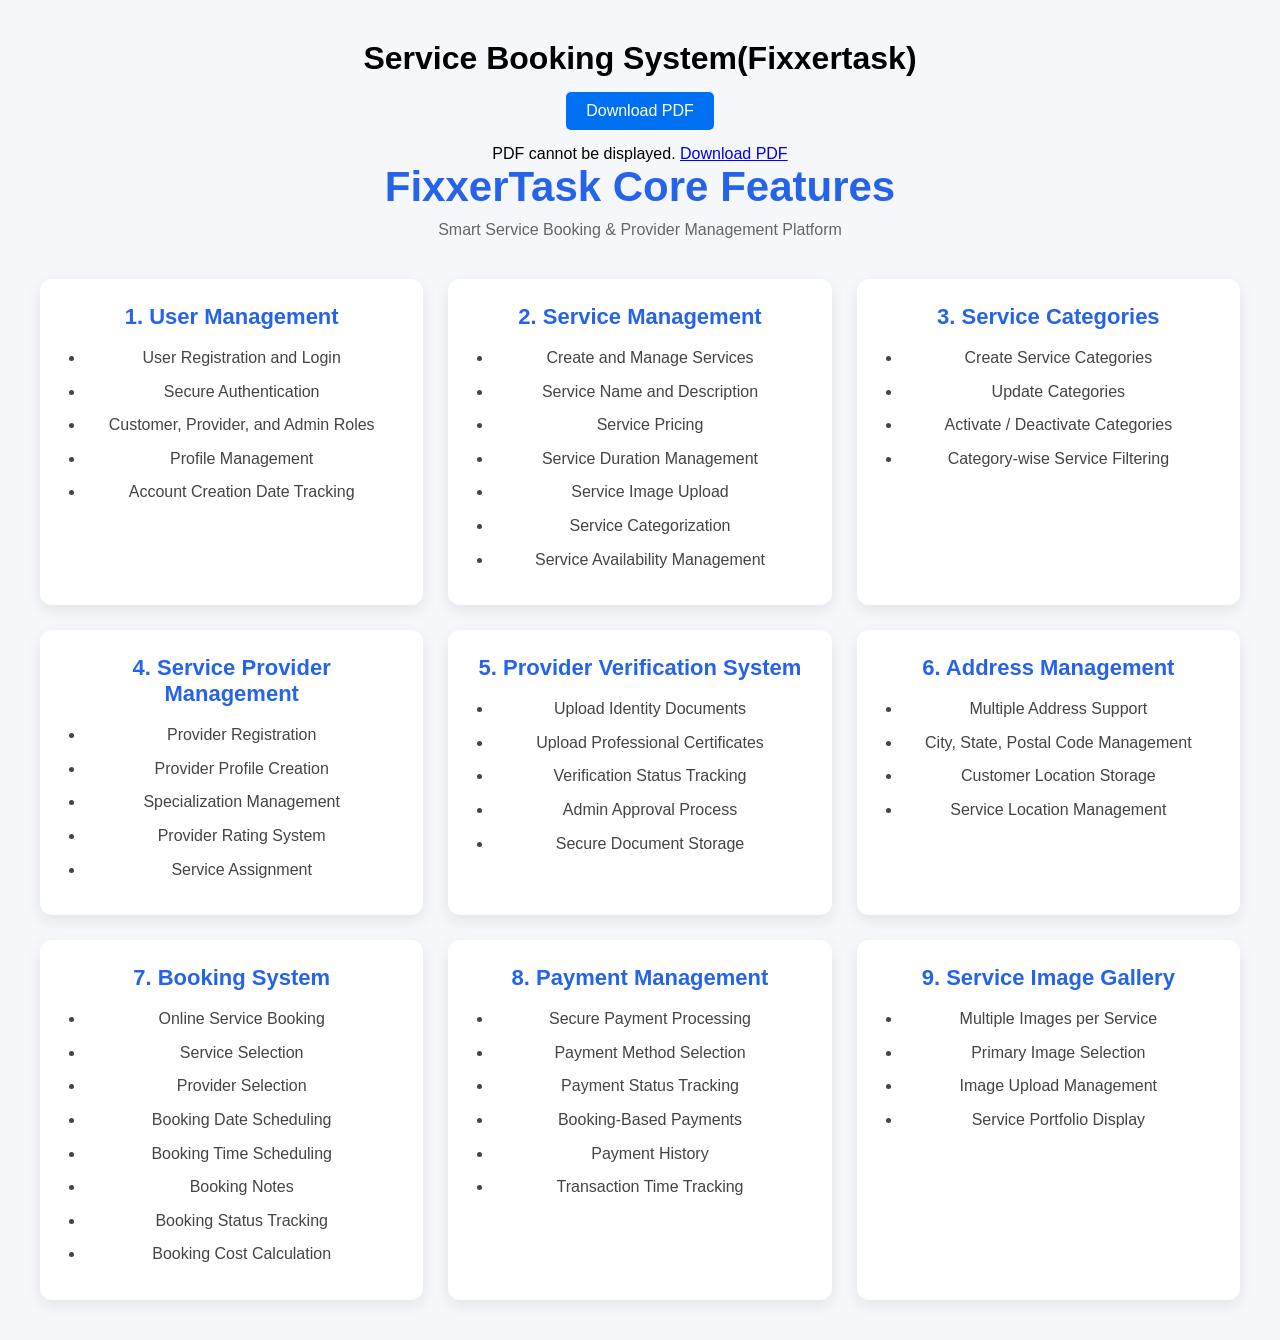
<file: index.html>
<!DOCTYPE html>
<html>
<head>
    <title>Fixxertask</title>
    <style>
        body{
            font-family: Arial, sans-serif;
            text-align:center;
             background:#f5f7fa;
        padding:40px;
        }
        iframe{
            width:100%;
            height:800px;
            border:none;
        }
        .btn{
            display:inline-block;
            padding:10px 20px;
            background:#0070f3;
            color:white;
            text-decoration:none;
            border-radius:5px;
            margin:15px;
        }
        *{
        margin:0;
        padding:0;
        box-sizing:border-box;
        font-family: Arial, sans-serif;
    }


    .container{
        max-width:1200px;
        margin:auto;
    }

    .title{
        text-align:center;
        margin-bottom:40px;
    }

    .title h1{
        color:#2563eb;
        font-size:42px;
    }

    .title p{
        color:#666;
        margin-top:10px;
    }

    .features{
        display:grid;
        grid-template-columns:repeat(auto-fit,minmax(350px,1fr));
        gap:25px;
    }

    .card{
        background:#fff;
        padding:25px;
        border-radius:12px;
        box-shadow:0 5px 15px rgba(0,0,0,0.08);
        transition:0.3s;
    }

    .card:hover{
        transform:translateY(-5px);
    }

    .card h2{
        color:#2563eb;
        margin-bottom:15px;
        font-size:22px;
    }

    .card ul{
        padding-left:20px;
    }

    .card li{
        margin-bottom:8px;
        color:#444;
        line-height:1.6;
    }
    </style>
</head>
<body> 

  
    <h1>Service Booking System(Fixxertask)</h1>

    <a class="btn" href="Fixxertask.pdf" download>
        Download PDF
    </a>

   <object
    data="FixxerTask.pdf"
    type="application/pdf"
    width="100%"
    height="800">
    <p>
        PDF cannot be displayed.
        <a href="FixxerTask.pdf">Download PDF</a>
    </p>
</object>

    <div class="title">
        <h1>FixxerTask Core Features</h1>
        <p>Smart Service Booking & Provider Management Platform</p>
    </div>

    <div class="features">

        <div class="card">
            <h2>1. User Management</h2>
            <ul>
                <li>User Registration and Login</li>
                <li>Secure Authentication</li>
                <li>Customer, Provider, and Admin Roles</li>
                <li>Profile Management</li>
                <li>Account Creation Date Tracking</li>
            </ul>
        </div>

        <div class="card">
            <h2>2. Service Management</h2>
            <ul>
                <li>Create and Manage Services</li>
                <li>Service Name and Description</li>
                <li>Service Pricing</li>
                <li>Service Duration Management</li>
                <li>Service Image Upload</li>
                <li>Service Categorization</li>
                <li>Service Availability Management</li>
            </ul>
        </div>

        <div class="card">
            <h2>3. Service Categories</h2>
            <ul>
                <li>Create Service Categories</li>
                <li>Update Categories</li>
                <li>Activate / Deactivate Categories</li>
                <li>Category-wise Service Filtering</li>
            </ul>
        </div>

        <div class="card">
            <h2>4. Service Provider Management</h2>
            <ul>
                <li>Provider Registration</li>
                <li>Provider Profile Creation</li>
                <li>Specialization Management</li>
                <li>Provider Rating System</li>
                <li>Service Assignment</li>
            </ul>
        </div>

        <div class="card">
            <h2>5. Provider Verification System</h2>
            <ul>
                <li>Upload Identity Documents</li>
                <li>Upload Professional Certificates</li>
                <li>Verification Status Tracking</li>
                <li>Admin Approval Process</li>
                <li>Secure Document Storage</li>
            </ul>
        </div>

        <div class="card">
            <h2>6. Address Management</h2>
            <ul>
                <li>Multiple Address Support</li>
                <li>City, State, Postal Code Management</li>
                <li>Customer Location Storage</li>
                <li>Service Location Management</li>
            </ul>
        </div>

        <div class="card">
            <h2>7. Booking System</h2>
            <ul>
                <li>Online Service Booking</li>
                <li>Service Selection</li>
                <li>Provider Selection</li>
                <li>Booking Date Scheduling</li>
                <li>Booking Time Scheduling</li>
                <li>Booking Notes</li>
                <li>Booking Status Tracking</li>
                <li>Booking Cost Calculation</li>
            </ul>
        </div>

        <div class="card">
            <h2>8. Payment Management</h2>
            <ul>
                <li>Secure Payment Processing</li>
                <li>Payment Method Selection</li>
                <li>Payment Status Tracking</li>
                <li>Booking-Based Payments</li>
                <li>Payment History</li>
                <li>Transaction Time Tracking</li>
            </ul>
        </div>

        <div class="card">
            <h2>9. Service Image Gallery</h2>
            <ul>
                <li>Multiple Images per Service</li>
                <li>Primary Image Selection</li>
                <li>Image Upload Management</li>
                <li>Service Portfolio Display</li>
            </ul>
        </div>

    </div>

</div>

</body>
</html>
</file>
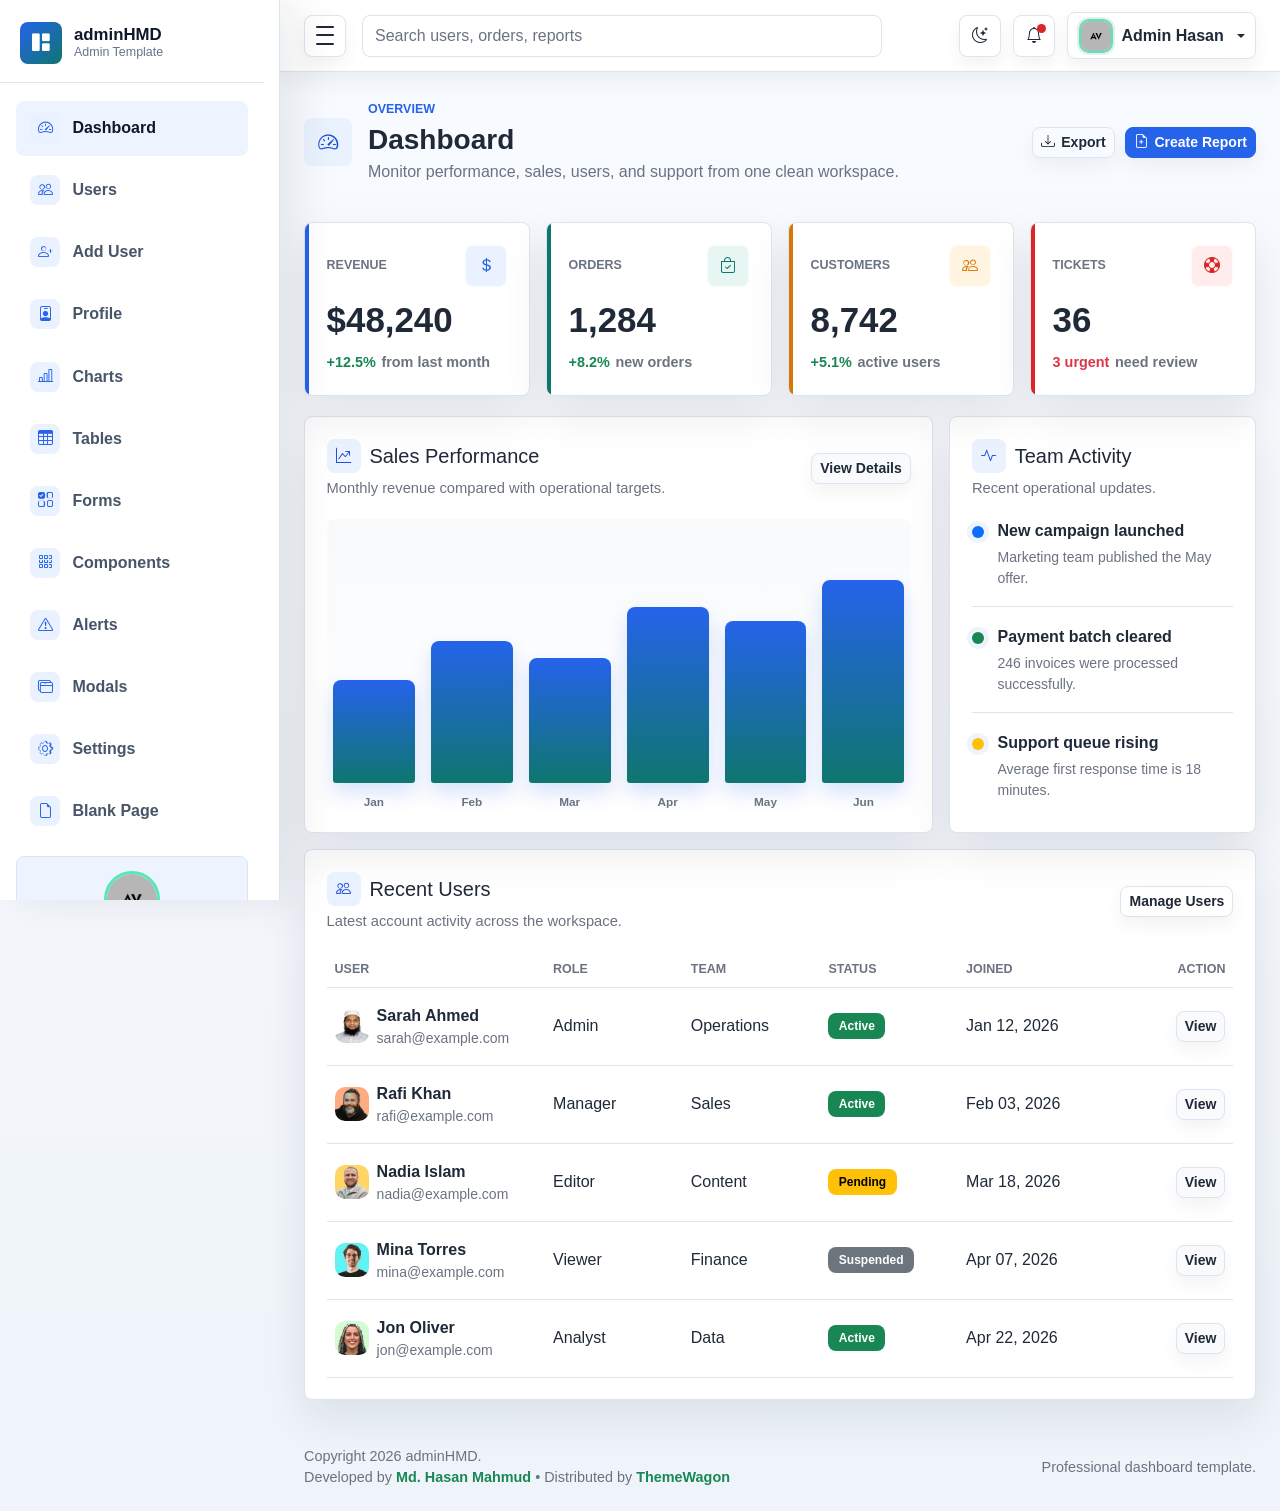
<file: adminhmd-1.0.0/html/index.html>
<!DOCTYPE html>
<html lang="en">
<head>
  <meta charset="UTF-8">
  <meta name="viewport" content="width=device-width, initial-scale=1.0">
  <meta name="description" content="adminHMD professional admin dashboard template">
  <title>Dashboard | adminHMD</title>

  <link rel="stylesheet" href="../assets/css/bootstrap.min.css">
  <link rel="stylesheet" href="../assets/vendors/bootstrap-icons/bootstrap-icons.css">
  <link rel="stylesheet" href="../assets/css/style.css">
</head>

<body>
  <div class="admin-shell">
    <div class="sidebar-backdrop" data-sidebar-close></div>

    <aside class="admin-sidebar" id="adminSidebar" aria-label="Main navigation">
      <div class="sidebar-header">
        <a class="brand-mark" href="index.html" aria-label="adminHMD dashboard">
          <span class="brand-icon"><i class="bi bi-grid-1x2-fill" aria-hidden="true"></i></span>
          <span class="brand-copy">
            <span class="brand-title">adminHMD</span>
            <span class="brand-subtitle">Admin Template</span>
          </span>
        </a>
      </div>

      <nav class="sidebar-nav">
        <a class="nav-link active" href="index.html" aria-current="page">
          <span class="nav-icon"><i class="bi bi-speedometer2" aria-hidden="true"></i></span>
          <span class="nav-text">Dashboard</span>
        </a>
        <a class="nav-link" href="users.html">
          <span class="nav-icon"><i class="bi bi-people" aria-hidden="true"></i></span>
          <span class="nav-text">Users</span>
        </a>
        <a class="nav-link" href="add-user.html">
          <span class="nav-icon"><i class="bi bi-person-plus" aria-hidden="true"></i></span>
          <span class="nav-text">Add User</span>
        </a>
        <a class="nav-link" href="profile.html">
          <span class="nav-icon"><i class="bi bi-person-badge" aria-hidden="true"></i></span>
          <span class="nav-text">Profile</span>
        </a>
        <a class="nav-link" href="charts.html">
          <span class="nav-icon"><i class="bi bi-bar-chart-line" aria-hidden="true"></i></span>
          <span class="nav-text">Charts</span>
        </a>
        <a class="nav-link" href="tables.html">
          <span class="nav-icon"><i class="bi bi-table" aria-hidden="true"></i></span>
          <span class="nav-text">Tables</span>
        </a>
        <a class="nav-link" href="forms.html">
          <span class="nav-icon"><i class="bi bi-ui-checks-grid" aria-hidden="true"></i></span>
          <span class="nav-text">Forms</span>
        </a>
        <a class="nav-link" href="components.html">
          <span class="nav-icon"><i class="bi bi-grid-3x3-gap" aria-hidden="true"></i></span>
          <span class="nav-text">Components</span>
        </a>
        <a class="nav-link" href="alerts.html">
          <span class="nav-icon"><i class="bi bi-exclamation-triangle" aria-hidden="true"></i></span>
          <span class="nav-text">Alerts</span>
        </a>
        <a class="nav-link" href="modals.html">
          <span class="nav-icon"><i class="bi bi-window-stack" aria-hidden="true"></i></span>
          <span class="nav-text">Modals</span>
        </a>
        <a class="nav-link" href="settings.html">
          <span class="nav-icon"><i class="bi bi-gear" aria-hidden="true"></i></span>
          <span class="nav-text">Settings</span>
        </a>
        <a class="nav-link" href="blank.html">
          <span class="nav-icon"><i class="bi bi-file-earmark" aria-hidden="true"></i></span>
          <span class="nav-text">Blank Page</span>
        </a>
      </nav>

      <div class="sidebar-user">
        <img class="avatar-img avatar-md sidebar-user-avatar" src="../assets/images/avatar/avatar.jpg" alt="Admin Hasan">
        <strong>Admin Hasan</strong>
        <small>Active Workspace</small>
      </div>

      <div class="sidebar-footer">
        <span class="status-dot"></span>
        <span class="sidebar-footer-text">System running smoothly</span>
      </div>
    </aside>

    <div class="admin-main">
      <nav class="navbar admin-navbar navbar-expand bg-white">
        <div class="container-fluid px-3 px-lg-4">
          <button class="sidebar-toggle" type="button" data-sidebar-toggle aria-controls="adminSidebar" aria-expanded="true" aria-label="Toggle sidebar">
            <span></span>
            <span></span>
            <span></span>
          </button>

          <form class="d-none d-md-flex ms-3 flex-grow-1" role="search">
            <input class="form-control search-input" type="search" placeholder="Search users, orders, reports" aria-label="Search">
          </form>

          <div class="navbar-actions ms-auto">
            <button class="icon-button theme-toggle" type="button" data-theme-toggle aria-label="Switch color theme" title="Switch color theme">
              <i class="bi bi-moon-stars" data-theme-icon aria-hidden="true"></i>
            </button>
            <div class="dropdown">
              <button class="icon-button" type="button" data-bs-toggle="dropdown" aria-expanded="false" aria-label="Notifications">
                <span class="notification-dot"></span>
                <i class="bi bi-bell" aria-hidden="true"></i>
              </button>
              <div class="dropdown-menu dropdown-menu-end notification-menu">
                <div class="dropdown-header fw-bold text-body">Notifications</div>
                <a class="dropdown-item" href="users.html">
                  <span class="notification-title">New user registered</span>
                  <span class="notification-time">4 minutes ago</span>
                </a>
                <a class="dropdown-item" href="charts.html">
                  <span class="notification-title">Revenue target reached</span>
                  <span class="notification-time">32 minutes ago</span>
                </a>
                <a class="dropdown-item" href="settings.html">
                  <span class="notification-title">Security review completed</span>
                  <span class="notification-time">1 hour ago</span>
                </a>
              </div>
            </div>

            <div class="dropdown">
              <button class="profile-button dropdown-toggle" type="button" data-bs-toggle="dropdown" aria-expanded="false">
                <img class="avatar-img avatar-sm" src="../assets/images/avatar/avatar.jpg" alt="Admin Hasan">
                <span class="profile-name d-none d-sm-inline">Admin Hasan</span>
              </button>
              <ul class="dropdown-menu dropdown-menu-end">
                <li><a class="dropdown-item" href="profile.html">Profile</a></li>
                <li><a class="dropdown-item" href="settings.html">Account settings</a></li>
                <li><hr class="dropdown-divider"></li>
                <li><a class="dropdown-item" href="login.html">Sign out</a></li>
              </ul>
            </div>
          </div>
        </div>
      </nav>

      <main class="dashboard-content">
        <div class="container-fluid px-3 px-lg-4 py-4">
          <div class="page-heading">
            <div class="page-heading-copy">
              <span class="page-icon"><i class="bi bi-speedometer2" aria-hidden="true"></i></span>
              <div>
                <p class="eyebrow mb-1">Overview</p>
                <h1 class="h3 mb-1">Dashboard</h1>
                <p class="text-muted mb-0">Monitor performance, sales, users, and support from one clean workspace.</p>
              </div>
            </div>
            <div class="heading-actions"><button class="btn btn-outline-secondary btn-sm" type="button"><i class="bi bi-download" aria-hidden="true"></i> Export</button><button class="btn btn-primary btn-sm" type="button"><i class="bi bi-file-earmark-plus" aria-hidden="true"></i> Create Report</button></div>
          </div>

          <section class="row g-3 mt-1" aria-label="Dashboard metrics">
            <div class="col-12 col-sm-6 col-xl-3">
              <article class="metric-card metric-primary">
                <div class="metric-top">
                  <span class="metric-label">Revenue</span>
                  <span class="metric-icon"><i class="bi bi-currency-dollar" aria-hidden="true"></i></span>
                </div>
                <div class="metric-value">$48,240</div>
                <div class="metric-meta">
                  <span class="text-success">+12.5%</span>
                  <span>from last month</span>
                </div>
              </article>
            </div>

            <div class="col-12 col-sm-6 col-xl-3">
              <article class="metric-card metric-success">
                <div class="metric-top">
                  <span class="metric-label">Orders</span>
                  <span class="metric-icon"><i class="bi bi-bag-check" aria-hidden="true"></i></span>
                </div>
                <div class="metric-value">1,284</div>
                <div class="metric-meta">
                  <span class="text-success">+8.2%</span>
                  <span>new orders</span>
                </div>
              </article>
            </div>

            <div class="col-12 col-sm-6 col-xl-3">
              <article class="metric-card metric-warning">
                <div class="metric-top">
                  <span class="metric-label">Customers</span>
                  <span class="metric-icon"><i class="bi bi-people" aria-hidden="true"></i></span>
                </div>
                <div class="metric-value">8,742</div>
                <div class="metric-meta">
                  <span class="text-success">+5.1%</span>
                  <span>active users</span>
                </div>
              </article>
            </div>

            <div class="col-12 col-sm-6 col-xl-3">
              <article class="metric-card metric-danger">
                <div class="metric-top">
                  <span class="metric-label">Tickets</span>
                  <span class="metric-icon"><i class="bi bi-life-preserver" aria-hidden="true"></i></span>
                </div>
                <div class="metric-value">36</div>
                <div class="metric-meta">
                  <span class="text-danger">3 urgent</span>
                  <span>need review</span>
                </div>
              </article>
            </div>
          </section>

          <section class="row g-3 mt-1">
            <div class="col-12 col-xl-8">
              <div class="panel">
                <div class="panel-header">
                  <div>
                    <h2 class="h5 mb-1 section-title"><i class="bi bi-graph-up-arrow" aria-hidden="true"></i><span>Sales Performance</span></h2>
                    <p class="text-muted mb-0">Monthly revenue compared with operational targets.</p>
                  </div>
                  <a class="btn btn-light btn-sm" href="charts.html">View Details</a>
                </div>

                <div class="chart-bars" aria-label="Sales performance chart">
                  <div class="chart-column bar-42"><span></span><small>Jan</small></div>
                  <div class="chart-column bar-58"><span></span><small>Feb</small></div>
                  <div class="chart-column bar-51"><span></span><small>Mar</small></div>
                  <div class="chart-column bar-72"><span></span><small>Apr</small></div>
                  <div class="chart-column bar-66"><span></span><small>May</small></div>
                  <div class="chart-column bar-83"><span></span><small>Jun</small></div>
                </div>
              </div>
            </div>

            <div class="col-12 col-xl-4">
              <div class="panel h-100">
                <div class="panel-header">
                  <div>
                    <h2 class="h5 mb-1 section-title"><i class="bi bi-activity" aria-hidden="true"></i><span>Team Activity</span></h2>
                    <p class="text-muted mb-0">Recent operational updates.</p>
                  </div>
                </div>

                <div class="activity-list">
                  <div class="activity-item"><span class="activity-dot bg-primary"></span><div><p class="mb-1 fw-semibold">New campaign launched</p><p class="text-muted small mb-0">Marketing team published the May offer.</p></div></div>
                  <div class="activity-item"><span class="activity-dot bg-success"></span><div><p class="mb-1 fw-semibold">Payment batch cleared</p><p class="text-muted small mb-0">246 invoices were processed successfully.</p></div></div>
                  <div class="activity-item"><span class="activity-dot bg-warning"></span><div><p class="mb-1 fw-semibold">Support queue rising</p><p class="text-muted small mb-0">Average first response time is 18 minutes.</p></div></div>
                </div>
              </div>
            </div>
          </section>

          <section class="panel mt-3">
            <div class="panel-header">
              <div>
                <h2 class="h5 mb-1 section-title"><i class="bi bi-people" aria-hidden="true"></i><span>Recent Users</span></h2>
                <p class="text-muted mb-0">Latest account activity across the workspace.</p>
              </div>
              <a class="btn btn-outline-secondary btn-sm" href="users.html">Manage Users</a>
            </div>
            <div class="table-responsive">
              <table class="table align-middle mb-0">
                <thead><tr><th scope="col">User</th><th scope="col">Role</th><th scope="col">Team</th><th scope="col">Status</th><th scope="col">Joined</th><th scope="col" class="text-end">Action</th></tr></thead>
                <tbody>
                  <tr>
                    <td>
                      <div class="d-flex align-items-center gap-2">
                        <img class="avatar-img avatar-sm" src="../assets/images/avatar/avatar-1.jpg" alt="Sarah Ahmed">
                        <div>
                          <p class="fw-semibold mb-0">Sarah Ahmed</p>
                          <p class="text-muted small mb-0">sarah@example.com</p>
                        </div>
                      </div>
                    </td>
                    <td>Admin</td>
                    <td>Operations</td>
                    <td><span class="badge text-bg-success">Active</span></td>
                    <td>Jan 12, 2026</td>
                    <td class="text-end"><a class="btn btn-light btn-sm" href="user-details.html">View</a></td>
                  </tr>
                  <tr>
                    <td>
                      <div class="d-flex align-items-center gap-2">
                        <img class="avatar-img avatar-sm" src="../assets/images/avatar/avatar-2.jpg" alt="Rafi Khan">
                        <div>
                          <p class="fw-semibold mb-0">Rafi Khan</p>
                          <p class="text-muted small mb-0">rafi@example.com</p>
                        </div>
                      </div>
                    </td>
                    <td>Manager</td>
                    <td>Sales</td>
                    <td><span class="badge text-bg-success">Active</span></td>
                    <td>Feb 03, 2026</td>
                    <td class="text-end"><a class="btn btn-light btn-sm" href="user-details.html">View</a></td>
                  </tr>
                  <tr>
                    <td>
                      <div class="d-flex align-items-center gap-2">
                        <img class="avatar-img avatar-sm" src="../assets/images/avatar/avatar-3.jpg" alt="Nadia Islam">
                        <div>
                          <p class="fw-semibold mb-0">Nadia Islam</p>
                          <p class="text-muted small mb-0">nadia@example.com</p>
                        </div>
                      </div>
                    </td>
                    <td>Editor</td>
                    <td>Content</td>
                    <td><span class="badge text-bg-warning">Pending</span></td>
                    <td>Mar 18, 2026</td>
                    <td class="text-end"><a class="btn btn-light btn-sm" href="user-details.html">View</a></td>
                  </tr>
                  <tr>
                    <td>
                      <div class="d-flex align-items-center gap-2">
                        <img class="avatar-img avatar-sm" src="../assets/images/avatar/avatar-4.jpg" alt="Mina Torres">
                        <div>
                          <p class="fw-semibold mb-0">Mina Torres</p>
                          <p class="text-muted small mb-0">mina@example.com</p>
                        </div>
                      </div>
                    </td>
                    <td>Viewer</td>
                    <td>Finance</td>
                    <td><span class="badge text-bg-secondary">Suspended</span></td>
                    <td>Apr 07, 2026</td>
                    <td class="text-end"><a class="btn btn-light btn-sm" href="user-details.html">View</a></td>
                  </tr>
                  <tr>
                    <td>
                      <div class="d-flex align-items-center gap-2">
                        <img class="avatar-img avatar-sm" src="../assets/images/avatar/avatar-5.jpg" alt="Jon Oliver">
                        <div>
                          <p class="fw-semibold mb-0">Jon Oliver</p>
                          <p class="text-muted small mb-0">jon@example.com</p>
                        </div>
                      </div>
                    </td>
                    <td>Analyst</td>
                    <td>Data</td>
                    <td><span class="badge text-bg-success">Active</span></td>
                    <td>Apr 22, 2026</td>
                    <td class="text-end"><a class="btn btn-light btn-sm" href="user-details.html">View</a></td>
                  </tr>
                </tbody>
              </table>
            </div>
          </section>
        </div>
      </main>

      <footer class="admin-footer">
        <div class="container-fluid px-3 px-lg-4">
          <span>Copyright 2026 adminHMD. <br> Developed by <a target="_blank" class="fw-bold text-success" href="https://github.com/HasanMahmudDev">Md. Hasan Mahmud</a> • Distributed by <a target="_blank" class="fw-bold text-success" href="https://themewagon.com">ThemeWagon</a> </span>
          <span>Professional dashboard template.</span>
        </div>
      </footer>
    </div>
  </div>

  <script src="../assets/js/bootstrap.bundle.min.js"></script>
  <script src="../assets/js/main.js"></script>
</body>
</html>
</file>
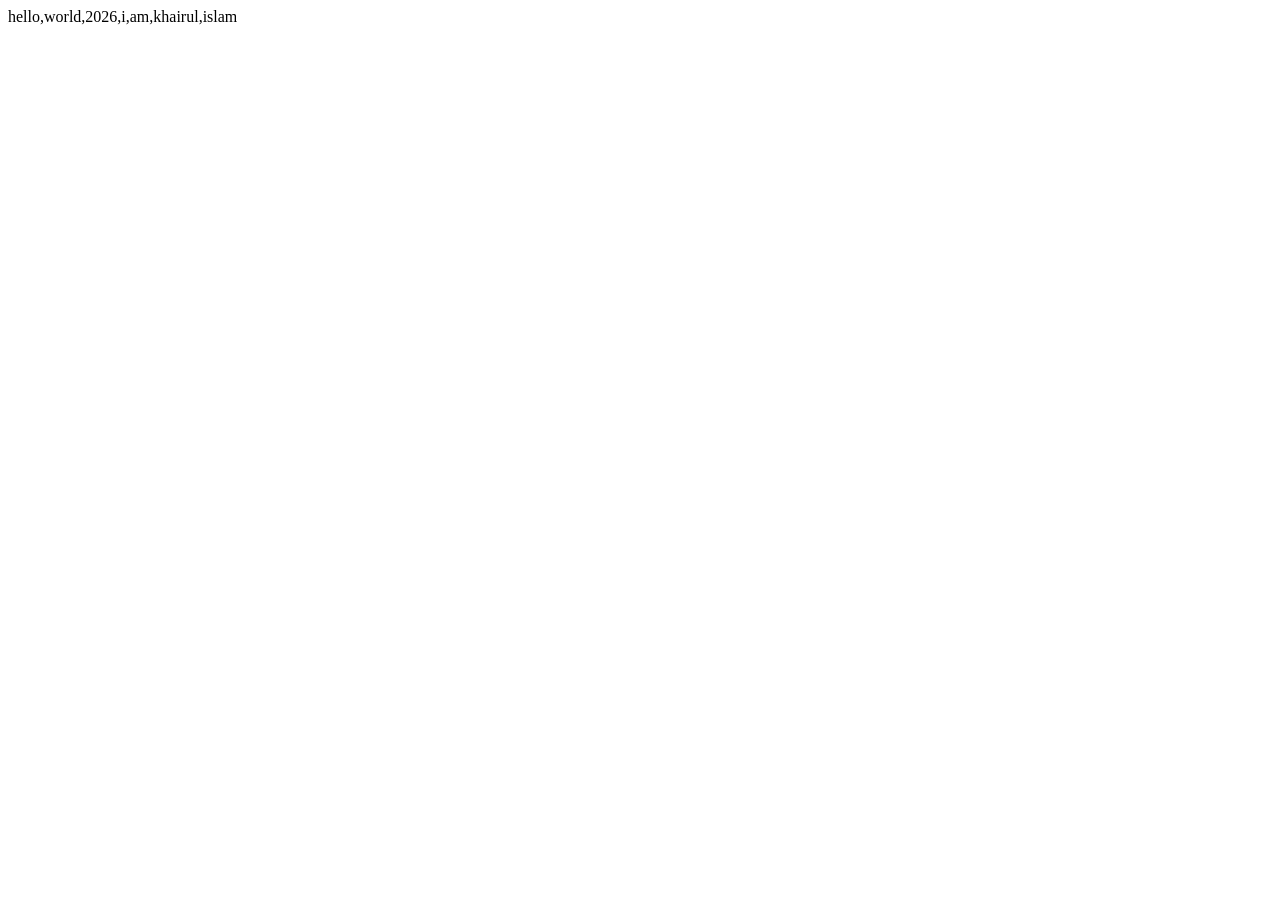
<file: class-62 Php/splite.html>
<!DOCTYPE html>
<html lang="en">
<head>
    <meta charset="UTF-8">
    <meta name="viewport" content="width=device-width, initial-scale=1.0">
    <title>Document</title>
</head>
<body>
    <script>
        var str = "hello world 2026 i am khairul islam";
        var arr = str.split(" ");
        document.write(arr);
    </script>
</body>
</html>
</file>
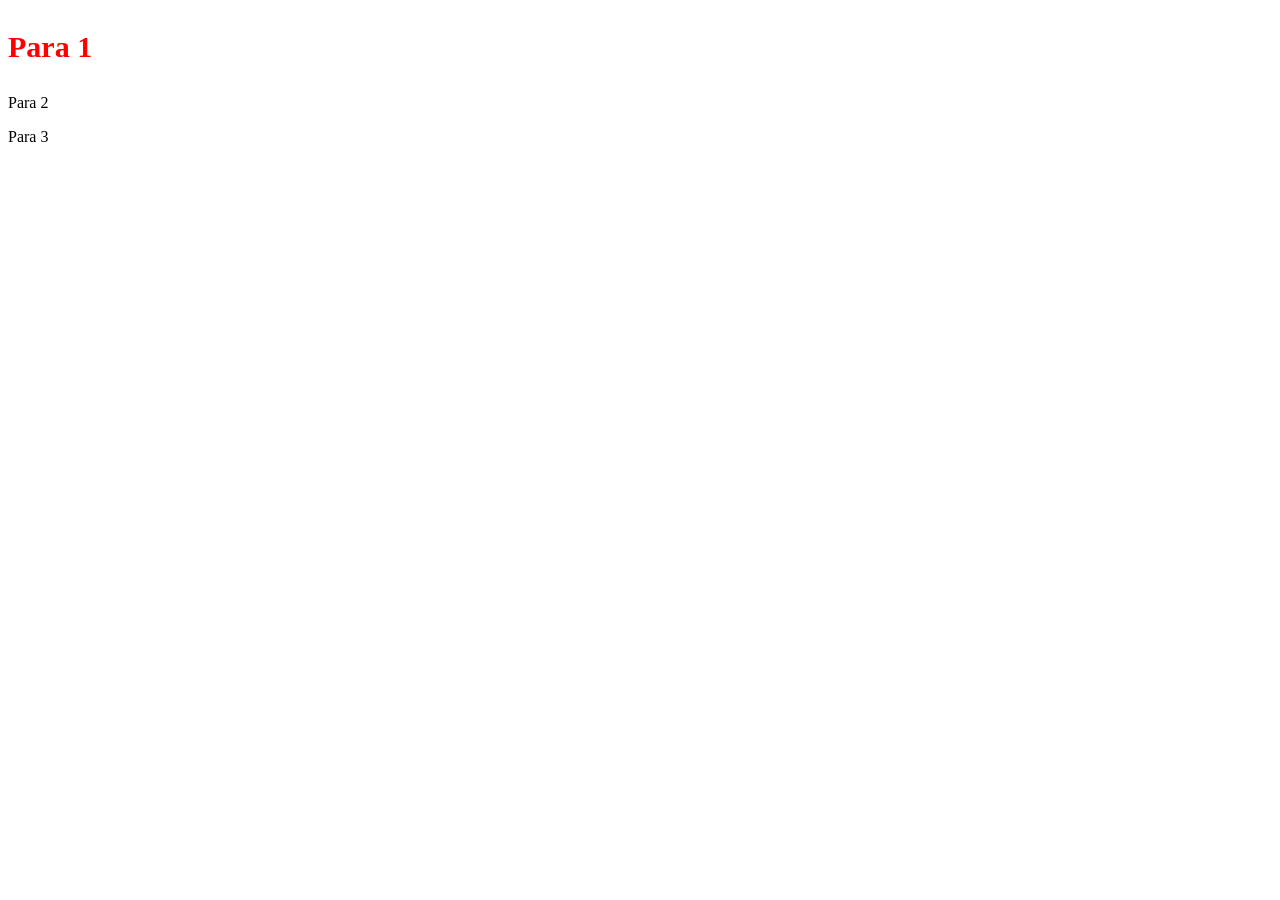
<file: class-99_jquary/selector-basic.html>
<!DOCTYPE html>
<html lang="en">

<head>
    <meta charset="UTF-8">
    <meta name="viewport" content="width=device-width, initial-scale=1.0">
    <title>Document</title>
    <style>
        .p-1 {
            color: red;
            font-weight: bold;
            font-size: 30px;
        }
    </style>
</head>

<body>
    <p class="p-1"> Para 1 </p>
    <p class="p2" id="p2"> Para 2 </p>
    <p class="p-3"> Para 3 </p>

    <div></div>


    <script src="js/jquery-4.0.0.min.js">
    </script>
    <script>
        //example
        // document.querySelectorAll('p').forEach(p=>{
        //    p.style.color = "red";
        // })

        //selectors .p-1, .p2, .p-3 all p tags with class name p-1, p2, p-3
        // $('p').css('color', 'green');
        // Document.querySelectorAll('div').innerText = 'hello';
    //    $('div').text('hello <b>world</b>');
    //    $('div').html('hello <b>world</b>');

    //  $(".p-1 ").css({
    //      "color": "red",
    //      "font-weight": "bold",
    //      "font-size": "30px",
    //      "background-color": "yellow"
    //  });
    //  $("div").append("<h1>Hello 1</h1>")
    //  $("div").append("<h1>Hello 2</h1>")
    //  $("div").append("<h1>Hello 3 </h1>")

    //  $("div").prepend("<h1>Hello 3 </h1>")
    //  $(".p-3").hide();
    //  $(".p-3").show(1000);

    // document.querySelector('.p-3').addEventListener('click', function () {
    //    alert('Hello');
    // });
    $('.p-3').click(function () {
        alert('Hello');
    });
  $("#p2").mouseover(function () {
    alert("Mouse is over p2");
});
  $("[class='p-1']").dblclick(function () {
    alert("Mouse is over p1");
});

    </script>
</body>

</html>
</file>
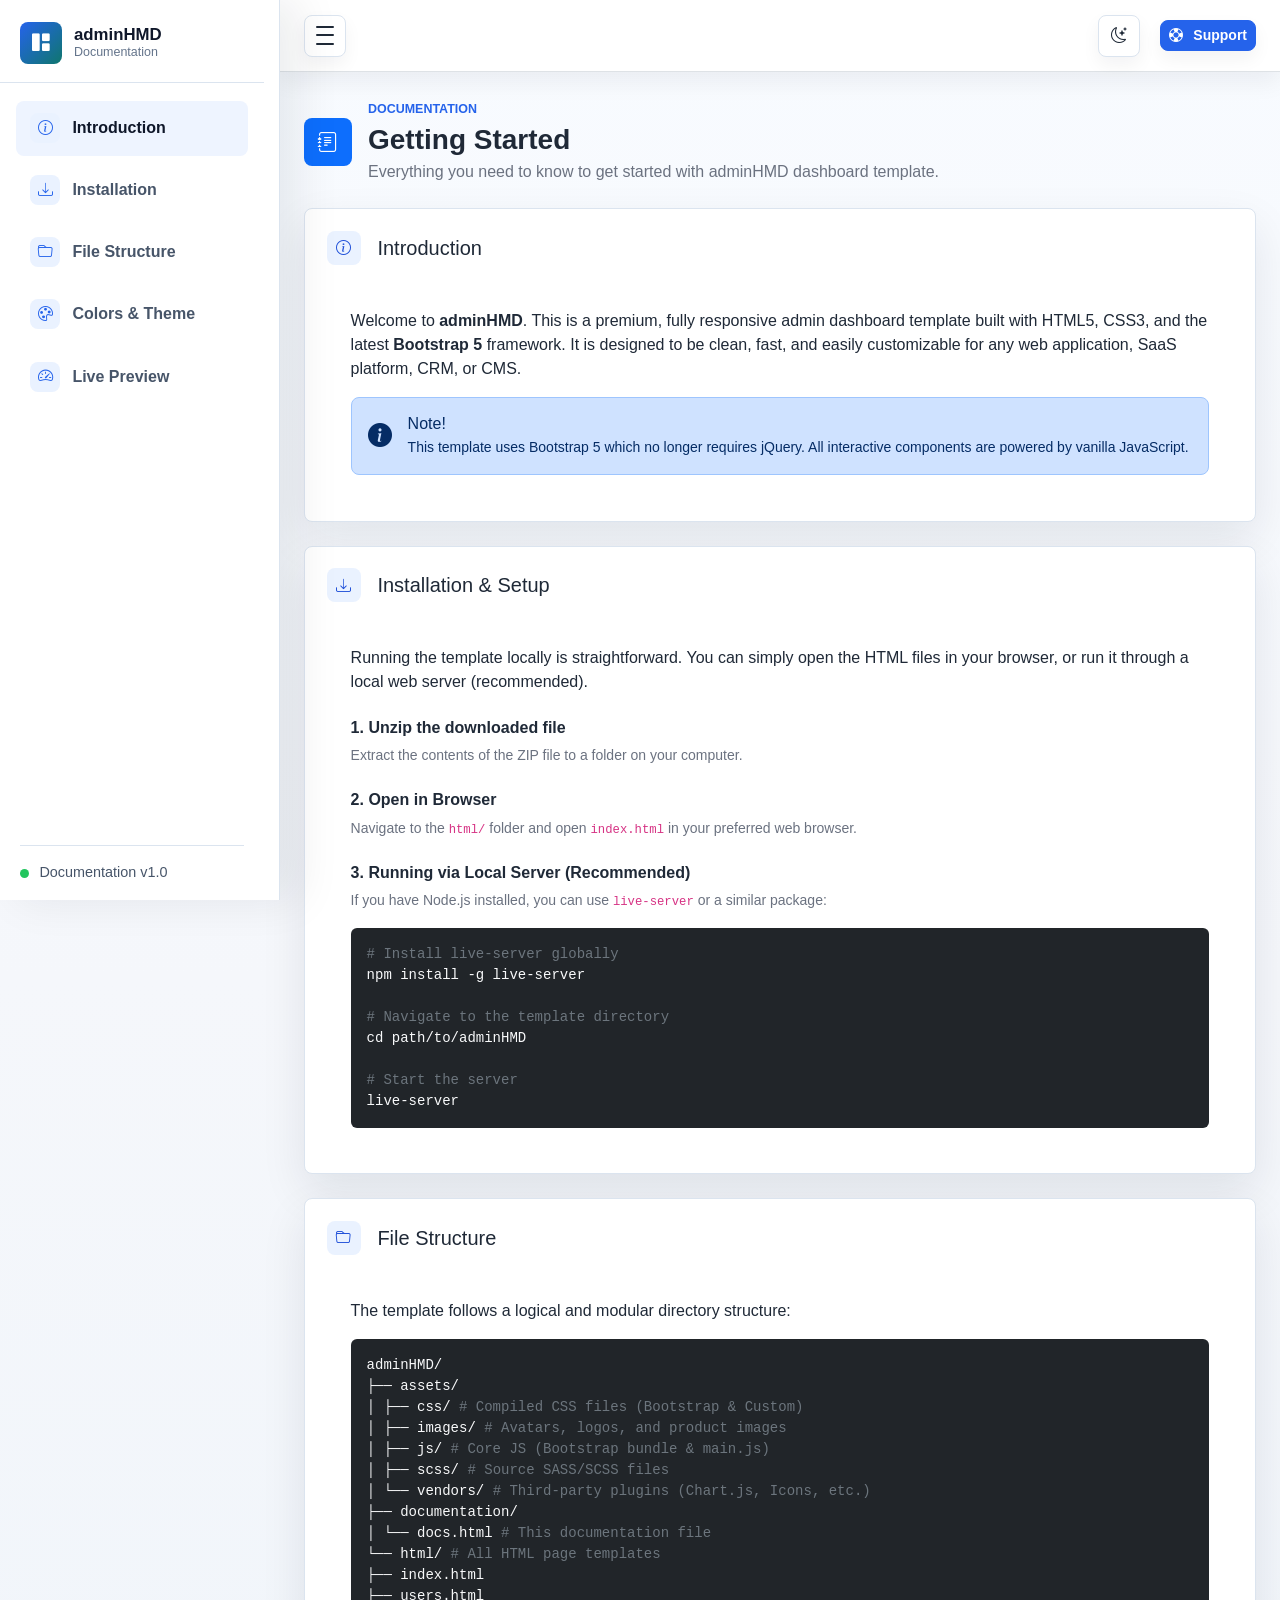
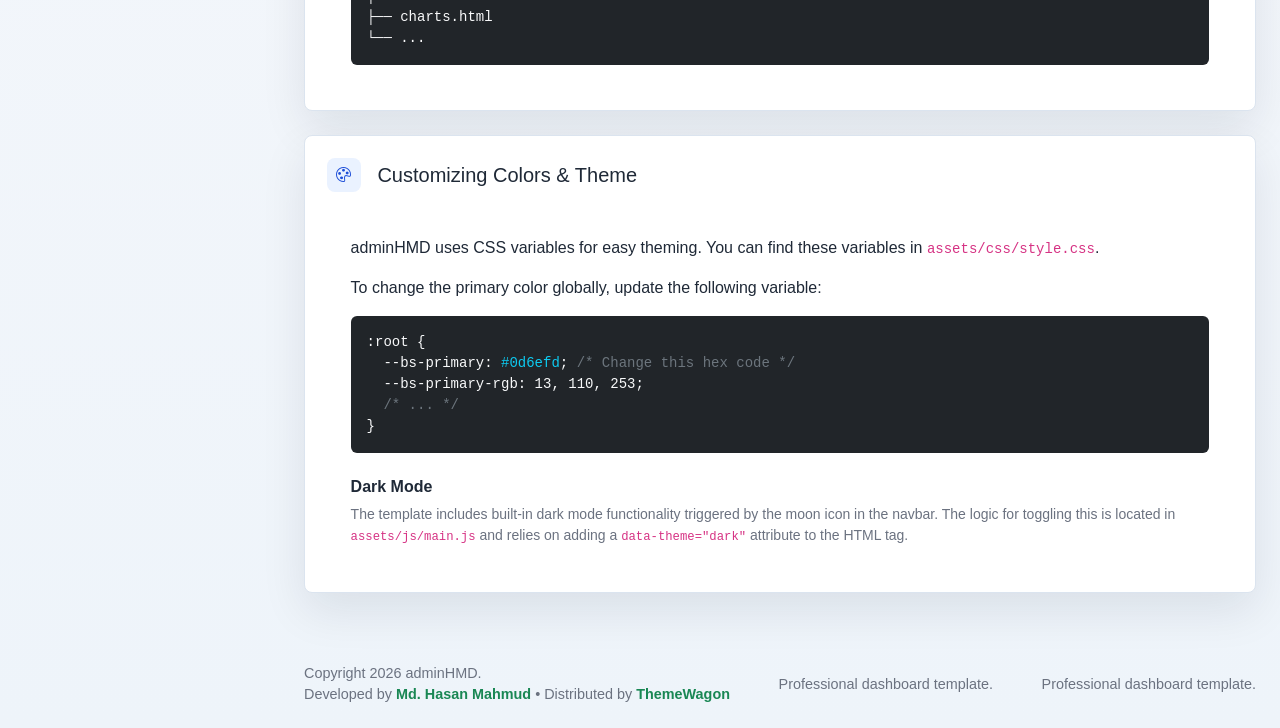
<file: adminhmd-1.0.0/documentation/docs.html>
<!DOCTYPE html>
<html lang="en">
<head>
  <meta charset="UTF-8">
  <meta name="viewport" content="width=device-width, initial-scale=1.0">
  <meta name="description" content="adminHMD professional admin dashboard template documentation">
  <title>Documentation | adminHMD</title>

  <link rel="stylesheet" href="../assets/css/bootstrap.min.css">
  <link rel="stylesheet" href="../assets/vendors/bootstrap-icons/bootstrap-icons.css">
  <link rel="stylesheet" href="../assets/css/style.css">
</head>

<body>
  <div class="admin-shell">
    <div class="sidebar-backdrop" data-sidebar-close></div>

    <aside class="admin-sidebar" id="adminSidebar" aria-label="Main navigation">
      <div class="sidebar-header">
        <a class="brand-mark" href="../html/index.html" aria-label="adminHMD dashboard">
          <span class="brand-icon"><i class="bi bi-grid-1x2-fill" aria-hidden="true"></i></span>
          <span class="brand-copy">
            <span class="brand-title">adminHMD</span>
            <span class="brand-subtitle">Documentation</span>
          </span>
        </a>
      </div>

      <nav class="sidebar-nav">
        <a class="nav-link active" href="#introduction">
          <span class="nav-icon"><i class="bi bi-info-circle" aria-hidden="true"></i></span>
          <span class="nav-text">Introduction</span>
        </a>
        <a class="nav-link" href="#installation">
          <span class="nav-icon"><i class="bi bi-download" aria-hidden="true"></i></span>
          <span class="nav-text">Installation</span>
        </a>
        <a class="nav-link" href="#file-structure">
          <span class="nav-icon"><i class="bi bi-folder" aria-hidden="true"></i></span>
          <span class="nav-text">File Structure</span>
        </a>

        <a class="nav-link" href="#colors">
          <span class="nav-icon"><i class="bi bi-palette" aria-hidden="true"></i></span>
          <span class="nav-text">Colors & Theme</span>
        </a>
        
        <a class="nav-link" href="../html/index.html">
          <span class="nav-icon"><i class="bi bi-speedometer2" aria-hidden="true"></i></span>
          <span class="nav-text">Live Preview</span>
        </a>
      </nav>

      <div class="sidebar-footer">
        <span class="status-dot"></span>
        <span class="sidebar-footer-text">Documentation v1.0</span>
      </div>
    </aside>

    <div class="admin-main">
      <nav class="navbar admin-navbar navbar-expand bg-white border-bottom">
        <div class="container-fluid px-3 px-lg-4">
          <button class="sidebar-toggle" type="button" data-sidebar-toggle aria-controls="adminSidebar" aria-expanded="true" aria-label="Toggle sidebar">
            <span></span>
            <span></span>
            <span></span>
          </button>

          <div class="navbar-actions ms-auto">
            <button class="icon-button theme-toggle" type="button" data-theme-toggle aria-label="Switch color theme" title="Switch color theme">
              <i class="bi bi-moon-stars" data-theme-icon aria-hidden="true"></i>
            </button>
            <a class="btn btn-primary btn-sm ms-2" href="#!"><i class="bi bi-life-preserver me-1"></i> Support</a>
          </div>
        </div>
      </nav>

      <main class="dashboard-content">
        <div class="container-fluid px-3 px-lg-4 py-4">
          
          <div class="page-heading mb-4">
            <div class="page-heading-copy">
              <span class="page-icon bg-primary text-white"><i class="bi bi-journal-text" aria-hidden="true"></i></span>
              <div>
                <p class="eyebrow mb-1">Documentation</p>
                <h1 class="h3 mb-1">Getting Started</h1>
                <p class="text-muted mb-0">Everything you need to know to get started with adminHMD dashboard template.</p>
              </div>
            </div>
          </div>

          <!-- Section: Introduction -->
          <div class="panel mb-4" id="introduction">
            <div class="panel-header">
              <h2 class="h5 mb-0 section-title"><i class="bi bi-info-circle me-2"></i><span>Introduction</span></h2>
            </div>
            <div class="p-3 p-lg-4">
              <p>Welcome to <strong>adminHMD</strong>. This is a premium, fully responsive admin dashboard template built with HTML5, CSS3, and the latest <strong>Bootstrap 5</strong> framework. It is designed to be clean, fast, and easily customizable for any web application, SaaS platform, CRM, or CMS.</p>
              
              <div class="alert alert-primary d-flex align-items-center mb-0 mt-3" role="alert">
                <i class="bi bi-info-circle-fill fs-4 me-3"></i>
                <div>
                  <h4 class="alert-heading h6 mb-1">Note!</h4>
                  <p class="mb-0 small">This template uses Bootstrap 5 which no longer requires jQuery. All interactive components are powered by vanilla JavaScript.</p>
                </div>
              </div>
            </div>
          </div>

          <!-- Section: Installation -->
          <div class="panel mb-4" id="installation">
            <div class="panel-header">
              <h2 class="h5 mb-0 section-title"><i class="bi bi-download me-2"></i><span>Installation & Setup</span></h2>
            </div>
            <div class="p-3 p-lg-4">
              <p>Running the template locally is straightforward. You can simply open the HTML files in your browser, or run it through a local web server (recommended).</p>
              
              <h4 class="h6 mt-4 fw-bold">1. Unzip the downloaded file</h4>
              <p class="text-muted small">Extract the contents of the ZIP file to a folder on your computer.</p>
              
              <h4 class="h6 mt-4 fw-bold">2. Open in Browser</h4>
              <p class="text-muted small">Navigate to the <code>html/</code> folder and open <code>index.html</code> in your preferred web browser.</p>

              <h4 class="h6 mt-4 fw-bold">3. Running via Local Server (Recommended)</h4>
              <p class="text-muted small">If you have Node.js installed, you can use <code>live-server</code> or a similar package:</p>
              <div class="bg-dark text-light p-3 rounded mt-2 overflow-auto" style="font-family: monospace; font-size: 0.875rem;">
<span class="text-secondary"># Install live-server globally</span><br>
npm install -g live-server<br><br>
<span class="text-secondary"># Navigate to the template directory</span><br>
cd path/to/adminHMD<br><br>
<span class="text-secondary"># Start the server</span><br>
live-server
              </div>
            </div>
          </div>

          <!-- Section: File Structure -->
          <div class="panel mb-4" id="file-structure">
            <div class="panel-header">
              <h2 class="h5 mb-0 section-title"><i class="bi bi-folder me-2"></i><span>File Structure</span></h2>
            </div>
            <div class="p-3 p-lg-4">
              <p>The template follows a logical and modular directory structure:</p>
              <div class="bg-dark text-light p-3 rounded mt-2 overflow-auto" style="font-family: monospace; font-size: 0.875rem;">
adminHMD/<br>
├── assets/<br>
│   ├── css/           <span class="text-secondary"># Compiled CSS files (Bootstrap & Custom)</span><br>
│   ├── images/        <span class="text-secondary"># Avatars, logos, and product images</span><br>
│   ├── js/            <span class="text-secondary"># Core JS (Bootstrap bundle & main.js)</span><br>
│   ├── scss/          <span class="text-secondary"># Source SASS/SCSS files</span><br>
│   └── vendors/       <span class="text-secondary"># Third-party plugins (Chart.js, Icons, etc.)</span><br>
├── documentation/     <br>
│   └── docs.html      <span class="text-secondary"># This documentation file</span><br>
└── html/              <span class="text-secondary"># All HTML page templates</span><br>
    ├── index.html<br>
    ├── users.html<br>
    ├── charts.html<br>
    └── ...
              </div>
            </div>
          </div>

          <!-- Section: Customization -->
          <div class="panel mb-4" id="colors">
            <div class="panel-header">
              <h2 class="h5 mb-0 section-title"><i class="bi bi-palette me-2"></i><span>Customizing Colors & Theme</span></h2>
            </div>
            <div class="p-3 p-lg-4">
              <p>adminHMD uses CSS variables for easy theming. You can find these variables in <code>assets/css/style.css</code>.</p>
              
              <p>To change the primary color globally, update the following variable:</p>
              
              <div class="bg-dark text-light p-3 rounded mt-2 overflow-auto mb-4" style="font-family: monospace; font-size: 0.875rem;">
:root {<br>
&nbsp;&nbsp;--bs-primary: <span class="text-info">#0d6efd</span>; <span class="text-secondary">/* Change this hex code */</span><br>
&nbsp;&nbsp;--bs-primary-rgb: 13, 110, 253;<br>
&nbsp;&nbsp;<span class="text-secondary">/* ... */</span><br>
}
              </div>
              
              <h4 class="h6 mt-4 fw-bold">Dark Mode</h4>
              <p class="text-muted small mb-0">The template includes built-in dark mode functionality triggered by the moon icon in the navbar. The logic for toggling this is located in <code>assets/js/main.js</code> and relies on adding a <code>data-theme="dark"</code> attribute to the HTML tag.</p>
            </div>
          </div>

        </div>
      </main>

      <footer class="admin-footer">
        <div class="container-fluid px-3 px-lg-4">
          <span>Copyright 2026 adminHMD. <br> Developed by <a target="_blank" class="fw-bold text-success" href="https://github.com/HasanMahmudDev">Md. Hasan Mahmud</a> • Distributed by <a target="_blank" class="fw-bold text-success" href="https://themewagon.com">ThemeWagon</a> </span>
          <span>Professional dashboard template.</span>
          <span>Professional dashboard template.</span>
        </div>
      </footer>
    </div>
  </div>

  <script src="../assets/js/bootstrap.bundle.min.js"></script>
  <script src="../assets/js/main.js"></script>
  <script>
    // Simple script to handle active state on docs sidebar based on scroll/click
    document.addEventListener('DOMContentLoaded', () => {
      const navLinks = document.querySelectorAll('.sidebar-nav .nav-link[href^="#"]');
      navLinks.forEach(link => {
        link.addEventListener('click', function() {
          navLinks.forEach(l => l.classList.remove('active'));
          this.classList.add('active');
        });
      });
    });
  </script>
</body>
</html>
</file>
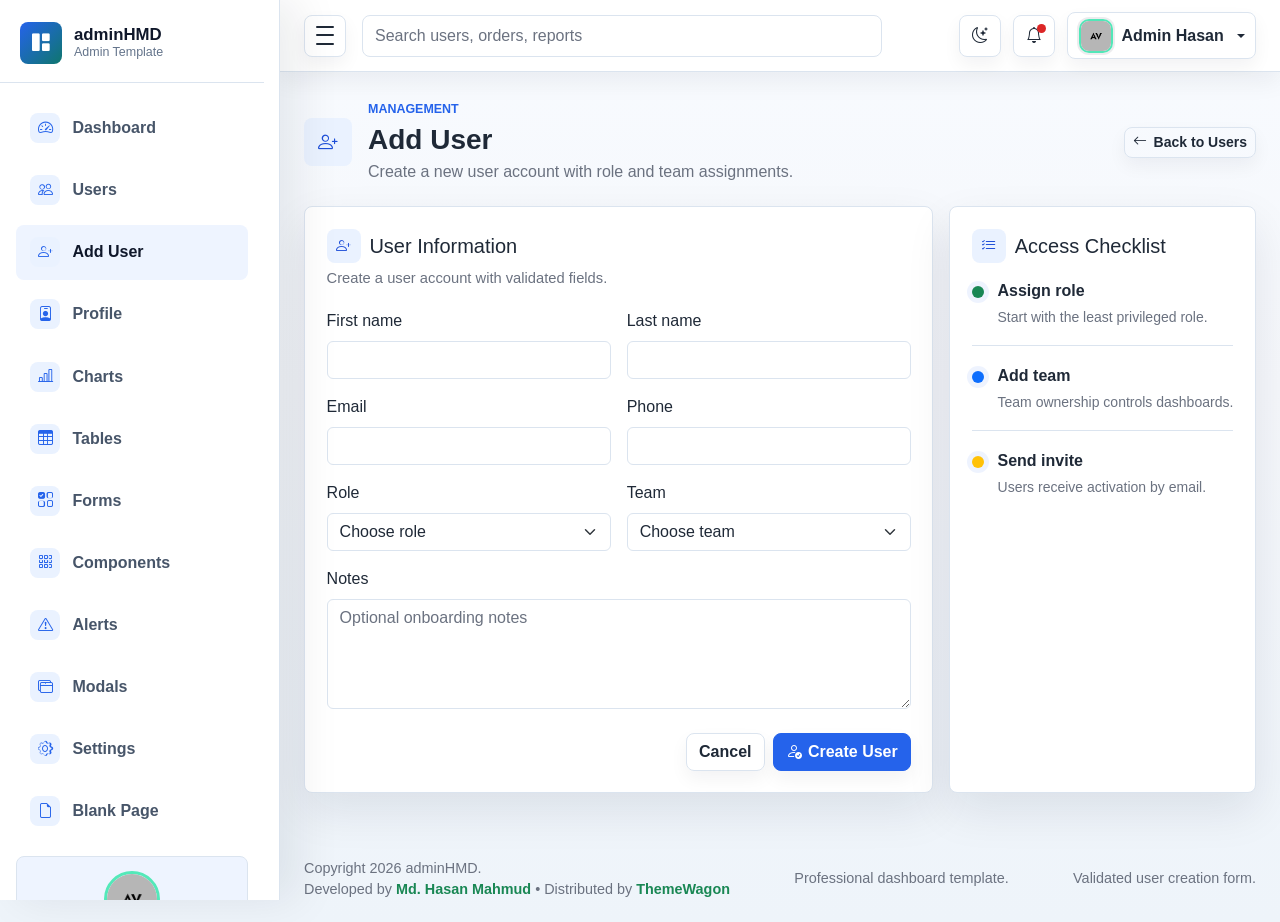
<file: adminhmd-1.0.0/html/add-user.html>
<!DOCTYPE html>
<html lang="en">
<head>
  <meta charset="UTF-8">
  <meta name="viewport" content="width=device-width, initial-scale=1.0">
  <meta name="description" content="adminHMD professional admin dashboard template">
  <title>Add User | adminHMD</title>

  <link rel="stylesheet" href="../assets/css/bootstrap.min.css">
  <link rel="stylesheet" href="../assets/vendors/bootstrap-icons/bootstrap-icons.css">
  <link rel="stylesheet" href="../assets/css/style.css">
</head>

<body>
  <div class="admin-shell">
    <div class="sidebar-backdrop" data-sidebar-close></div>

    <aside class="admin-sidebar" id="adminSidebar" aria-label="Main navigation">
      <div class="sidebar-header">
        <a class="brand-mark" href="index.html" aria-label="adminHMD dashboard">
          <span class="brand-icon"><i class="bi bi-grid-1x2-fill" aria-hidden="true"></i></span>
          <span class="brand-copy">
            <span class="brand-title">adminHMD</span>
            <span class="brand-subtitle">Admin Template</span>
          </span>
        </a>
      </div>

      <nav class="sidebar-nav">
        <a class="nav-link" href="index.html">
          <span class="nav-icon"><i class="bi bi-speedometer2" aria-hidden="true"></i></span>
          <span class="nav-text">Dashboard</span>
        </a>
        <a class="nav-link" href="users.html">
          <span class="nav-icon"><i class="bi bi-people" aria-hidden="true"></i></span>
          <span class="nav-text">Users</span>
        </a>
        <a class="nav-link active" href="add-user.html" aria-current="page">
          <span class="nav-icon"><i class="bi bi-person-plus" aria-hidden="true"></i></span>
          <span class="nav-text">Add User</span>
        </a>
        <a class="nav-link" href="profile.html">
          <span class="nav-icon"><i class="bi bi-person-badge" aria-hidden="true"></i></span>
          <span class="nav-text">Profile</span>
        </a>
        <a class="nav-link" href="charts.html">
          <span class="nav-icon"><i class="bi bi-bar-chart-line" aria-hidden="true"></i></span>
          <span class="nav-text">Charts</span>
        </a>
        <a class="nav-link" href="tables.html">
          <span class="nav-icon"><i class="bi bi-table" aria-hidden="true"></i></span>
          <span class="nav-text">Tables</span>
        </a>
        <a class="nav-link" href="forms.html">
          <span class="nav-icon"><i class="bi bi-ui-checks-grid" aria-hidden="true"></i></span>
          <span class="nav-text">Forms</span>
        </a>
        <a class="nav-link" href="components.html">
          <span class="nav-icon"><i class="bi bi-grid-3x3-gap" aria-hidden="true"></i></span>
          <span class="nav-text">Components</span>
        </a>
        <a class="nav-link" href="alerts.html">
          <span class="nav-icon"><i class="bi bi-exclamation-triangle" aria-hidden="true"></i></span>
          <span class="nav-text">Alerts</span>
        </a>
        <a class="nav-link" href="modals.html">
          <span class="nav-icon"><i class="bi bi-window-stack" aria-hidden="true"></i></span>
          <span class="nav-text">Modals</span>
        </a>
        <a class="nav-link" href="settings.html">
          <span class="nav-icon"><i class="bi bi-gear" aria-hidden="true"></i></span>
          <span class="nav-text">Settings</span>
        </a>
        <a class="nav-link" href="blank.html">
          <span class="nav-icon"><i class="bi bi-file-earmark" aria-hidden="true"></i></span>
          <span class="nav-text">Blank Page</span>
        </a>
      </nav>

      <div class="sidebar-user">
        <img class="avatar-img avatar-md sidebar-user-avatar" src="../assets/images/avatar/avatar.jpg" alt="Admin Hasan">
        <strong>Admin Hasan</strong>
        <small>Active Workspace</small>
      </div>

      <div class="sidebar-footer">
        <span class="status-dot"></span>
        <span class="sidebar-footer-text">System running smoothly</span>
      </div>
    </aside>

    <div class="admin-main">
      <nav class="navbar admin-navbar navbar-expand bg-white">
        <div class="container-fluid px-3 px-lg-4">
          <button class="sidebar-toggle" type="button" data-sidebar-toggle aria-controls="adminSidebar" aria-expanded="true" aria-label="Toggle sidebar">
            <span></span>
            <span></span>
            <span></span>
          </button>

          <form class="d-none d-md-flex ms-3 flex-grow-1" role="search">
            <input class="form-control search-input" type="search" placeholder="Search users, orders, reports" aria-label="Search">
          </form>

          <div class="navbar-actions ms-auto">
            <button class="icon-button theme-toggle" type="button" data-theme-toggle aria-label="Switch color theme" title="Switch color theme">
              <i class="bi bi-moon-stars" data-theme-icon aria-hidden="true"></i>
            </button>
            <div class="dropdown">
              <button class="icon-button" type="button" data-bs-toggle="dropdown" aria-expanded="false" aria-label="Notifications">
                <span class="notification-dot"></span>
                <i class="bi bi-bell" aria-hidden="true"></i>
              </button>
              <div class="dropdown-menu dropdown-menu-end notification-menu">
                <div class="dropdown-header fw-bold text-body">Notifications</div>
                <a class="dropdown-item" href="users.html">
                  <span class="notification-title">New user registered</span>
                  <span class="notification-time">4 minutes ago</span>
                </a>
                <a class="dropdown-item" href="charts.html">
                  <span class="notification-title">Revenue target reached</span>
                  <span class="notification-time">32 minutes ago</span>
                </a>
                <a class="dropdown-item" href="settings.html">
                  <span class="notification-title">Security review completed</span>
                  <span class="notification-time">1 hour ago</span>
                </a>
              </div>
            </div>

            <div class="dropdown">
              <button class="profile-button dropdown-toggle" type="button" data-bs-toggle="dropdown" aria-expanded="false">
                <img class="avatar-img avatar-sm" src="../assets/images/avatar/avatar.jpg" alt="Admin Hasan">
                <span class="profile-name d-none d-sm-inline">Admin Hasan</span>
              </button>
              <ul class="dropdown-menu dropdown-menu-end">
                <li><a class="dropdown-item" href="profile.html">Profile</a></li>
                <li><a class="dropdown-item" href="settings.html">Account settings</a></li>
                <li><hr class="dropdown-divider"></li>
                <li><a class="dropdown-item" href="login.html">Sign out</a></li>
              </ul>
            </div>
          </div>
        </div>
      </nav>

      <main class="dashboard-content">
        <div class="container-fluid px-3 px-lg-4 py-4">
          <div class="page-heading">
            <div class="page-heading-copy">
              <span class="page-icon"><i class="bi bi-person-plus" aria-hidden="true"></i></span>
              <div>
                <p class="eyebrow mb-1">Management</p>
                <h1 class="h3 mb-1">Add User</h1>
                <p class="text-muted mb-0">Create a new user account with role and team assignments.</p>
              </div>
            </div>
            <div class="heading-actions"><a class="btn btn-outline-secondary btn-sm" href="users.html"><i class="bi bi-arrow-left" aria-hidden="true"></i> Back to Users</a></div>
          </div>

          <section class="row g-3">
            <div class="col-12 col-xl-8">
              <form class="panel needs-validation" novalidate>
                <div class="panel-header"><div><h2 class="h5 mb-1 section-title"><i class="bi bi-person-plus" aria-hidden="true"></i><span>User Information</span></h2><p class="text-muted mb-0">Create a user account with validated fields.</p></div></div>
                <div class="row g-3">
                  <div class="col-md-6"><label class="form-label" for="firstName">First name</label><input class="form-control" id="firstName" type="text" required><div class="invalid-feedback">First name is required.</div></div>
                  <div class="col-md-6"><label class="form-label" for="lastName">Last name</label><input class="form-control" id="lastName" type="text" required><div class="invalid-feedback">Last name is required.</div></div>
                  <div class="col-md-6"><label class="form-label" for="email">Email</label><input class="form-control" id="email" type="email" required><div class="invalid-feedback">Enter a valid email.</div></div>
                  <div class="col-md-6"><label class="form-label" for="phone">Phone</label><input class="form-control" id="phone" type="tel" required><div class="invalid-feedback">Phone number is required.</div></div>
                  <div class="col-md-6"><label class="form-label" for="role">Role</label><select class="form-select" id="role" required><option value="">Choose role</option><option>Admin</option><option>Manager</option><option>Editor</option><option>Viewer</option></select><div class="invalid-feedback">Choose a role.</div></div>
                  <div class="col-md-6"><label class="form-label" for="team">Team</label><select class="form-select" id="team" required><option value="">Choose team</option><option>Operations</option><option>Sales</option><option>Content</option><option>Finance</option></select><div class="invalid-feedback">Choose a team.</div></div>
                  <div class="col-12"><label class="form-label" for="notes">Notes</label><textarea class="form-control" id="notes" rows="4" placeholder="Optional onboarding notes"></textarea></div>
                </div>
                <div class="d-flex flex-wrap justify-content-end gap-2 mt-4"><a class="btn btn-outline-secondary" href="users.html">Cancel</a><button class="btn btn-primary" type="submit"><i class="bi bi-person-check" aria-hidden="true"></i> Create User</button></div>
              </form>
            </div>
            <div class="col-12 col-xl-4">
              <div class="panel h-100">
                <h2 class="h5 mb-3 section-title"><i class="bi bi-list-check" aria-hidden="true"></i><span>Access Checklist</span></h2>
                <div class="activity-list">
                  <div class="activity-item"><span class="activity-dot bg-success"></span><div><p class="mb-1 fw-semibold">Assign role</p><p class="text-muted small mb-0">Start with the least privileged role.</p></div></div>
                  <div class="activity-item"><span class="activity-dot bg-primary"></span><div><p class="mb-1 fw-semibold">Add team</p><p class="text-muted small mb-0">Team ownership controls dashboards.</p></div></div>
                  <div class="activity-item"><span class="activity-dot bg-warning"></span><div><p class="mb-1 fw-semibold">Send invite</p><p class="text-muted small mb-0">Users receive activation by email.</p></div></div>
                </div>
              </div>
            </div>
          </section>
        </div>
      </main>

      <footer class="admin-footer">
        <div class="container-fluid px-3 px-lg-4">
          <span>Copyright 2026 adminHMD. <br> Developed by <a target="_blank" class="fw-bold text-success" href="https://github.com/HasanMahmudDev">Md. Hasan Mahmud</a> • Distributed by <a target="_blank" class="fw-bold text-success" href="https://themewagon.com">ThemeWagon</a> </span>
          <span>Professional dashboard template.</span>
          <span>Validated user creation form.</span>
        </div>
      </footer>
    </div>
  </div>

  <script src="../assets/js/bootstrap.bundle.min.js"></script>
  <script src="../assets/js/main.js"></script>
</body>
</html>
</file>
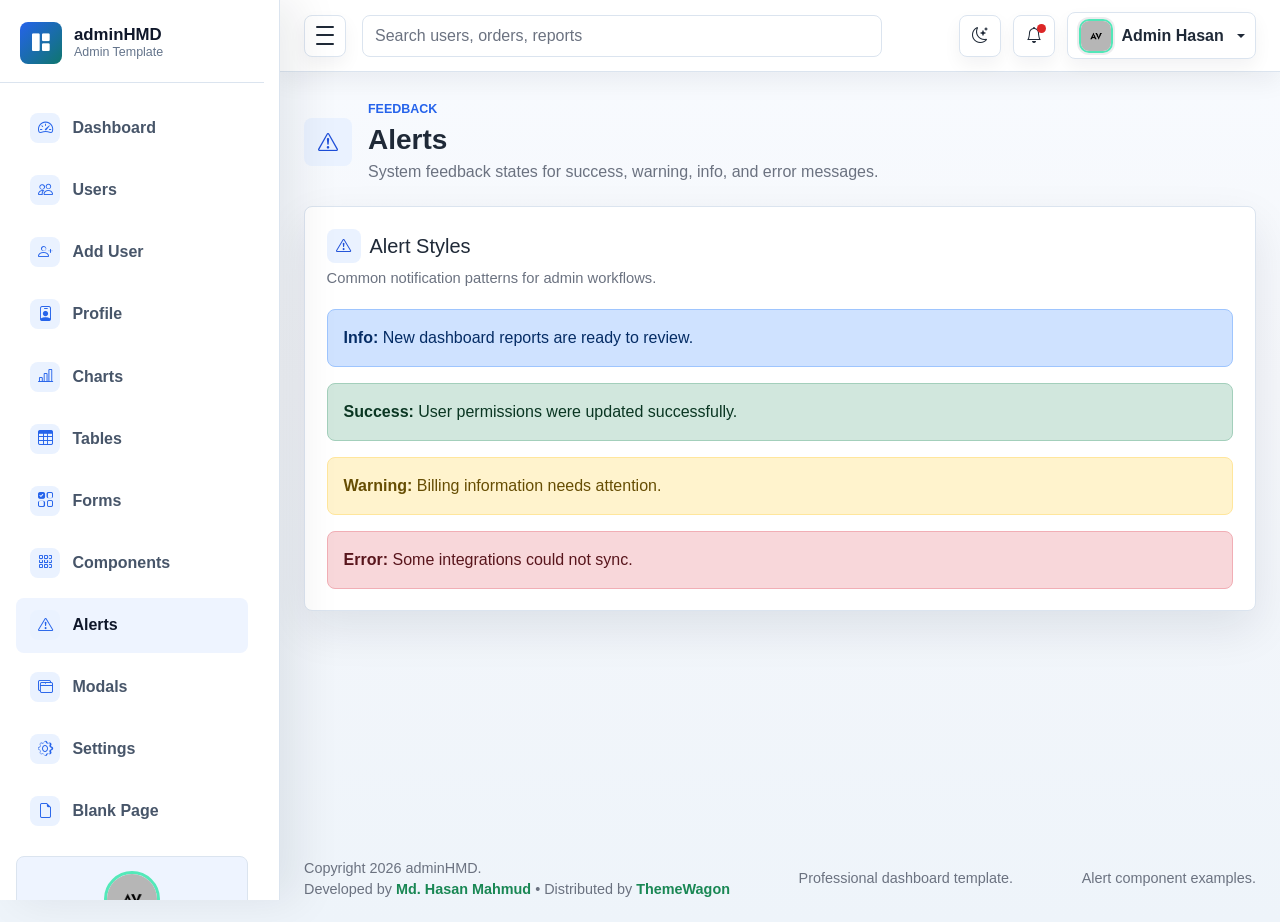
<file: adminhmd-1.0.0/html/alerts.html>
<!DOCTYPE html>
<html lang="en">
<head>
  <meta charset="UTF-8">
  <meta name="viewport" content="width=device-width, initial-scale=1.0">
  <meta name="description" content="adminHMD professional admin dashboard template">
  <title>Alerts | adminHMD</title>

  <link rel="stylesheet" href="../assets/css/bootstrap.min.css">
  <link rel="stylesheet" href="../assets/vendors/bootstrap-icons/bootstrap-icons.css">
  <link rel="stylesheet" href="../assets/css/style.css">
</head>

<body>
  <div class="admin-shell">
    <div class="sidebar-backdrop" data-sidebar-close></div>

    <aside class="admin-sidebar" id="adminSidebar" aria-label="Main navigation">
      <div class="sidebar-header">
        <a class="brand-mark" href="index.html" aria-label="adminHMD dashboard">
          <span class="brand-icon"><i class="bi bi-grid-1x2-fill" aria-hidden="true"></i></span>
          <span class="brand-copy">
            <span class="brand-title">adminHMD</span>
            <span class="brand-subtitle">Admin Template</span>
          </span>
        </a>
      </div>

      <nav class="sidebar-nav">
        <a class="nav-link" href="index.html">
          <span class="nav-icon"><i class="bi bi-speedometer2" aria-hidden="true"></i></span>
          <span class="nav-text">Dashboard</span>
        </a>
        <a class="nav-link" href="users.html">
          <span class="nav-icon"><i class="bi bi-people" aria-hidden="true"></i></span>
          <span class="nav-text">Users</span>
        </a>
        <a class="nav-link" href="add-user.html">
          <span class="nav-icon"><i class="bi bi-person-plus" aria-hidden="true"></i></span>
          <span class="nav-text">Add User</span>
        </a>
        <a class="nav-link" href="profile.html">
          <span class="nav-icon"><i class="bi bi-person-badge" aria-hidden="true"></i></span>
          <span class="nav-text">Profile</span>
        </a>
        <a class="nav-link" href="charts.html">
          <span class="nav-icon"><i class="bi bi-bar-chart-line" aria-hidden="true"></i></span>
          <span class="nav-text">Charts</span>
        </a>
        <a class="nav-link" href="tables.html">
          <span class="nav-icon"><i class="bi bi-table" aria-hidden="true"></i></span>
          <span class="nav-text">Tables</span>
        </a>
        <a class="nav-link" href="forms.html">
          <span class="nav-icon"><i class="bi bi-ui-checks-grid" aria-hidden="true"></i></span>
          <span class="nav-text">Forms</span>
        </a>
        <a class="nav-link" href="components.html">
          <span class="nav-icon"><i class="bi bi-grid-3x3-gap" aria-hidden="true"></i></span>
          <span class="nav-text">Components</span>
        </a>
        <a class="nav-link active" href="alerts.html" aria-current="page">
          <span class="nav-icon"><i class="bi bi-exclamation-triangle" aria-hidden="true"></i></span>
          <span class="nav-text">Alerts</span>
        </a>
        <a class="nav-link" href="modals.html">
          <span class="nav-icon"><i class="bi bi-window-stack" aria-hidden="true"></i></span>
          <span class="nav-text">Modals</span>
        </a>
        <a class="nav-link" href="settings.html">
          <span class="nav-icon"><i class="bi bi-gear" aria-hidden="true"></i></span>
          <span class="nav-text">Settings</span>
        </a>
        <a class="nav-link" href="blank.html">
          <span class="nav-icon"><i class="bi bi-file-earmark" aria-hidden="true"></i></span>
          <span class="nav-text">Blank Page</span>
        </a>
      </nav>

      <div class="sidebar-user">
        <img class="avatar-img avatar-md sidebar-user-avatar" src="../assets/images/avatar/avatar.jpg" alt="Admin Hasan">
        <strong>Admin Hasan</strong>
        <small>Active Workspace</small>
      </div>

      <div class="sidebar-footer">
        <span class="status-dot"></span>
        <span class="sidebar-footer-text">System running smoothly</span>
      </div>
    </aside>

    <div class="admin-main">
      <nav class="navbar admin-navbar navbar-expand bg-white">
        <div class="container-fluid px-3 px-lg-4">
          <button class="sidebar-toggle" type="button" data-sidebar-toggle aria-controls="adminSidebar" aria-expanded="true" aria-label="Toggle sidebar">
            <span></span>
            <span></span>
            <span></span>
          </button>

          <form class="d-none d-md-flex ms-3 flex-grow-1" role="search">
            <input class="form-control search-input" type="search" placeholder="Search users, orders, reports" aria-label="Search">
          </form>

          <div class="navbar-actions ms-auto">
            <button class="icon-button theme-toggle" type="button" data-theme-toggle aria-label="Switch color theme" title="Switch color theme">
              <i class="bi bi-moon-stars" data-theme-icon aria-hidden="true"></i>
            </button>
            <div class="dropdown">
              <button class="icon-button" type="button" data-bs-toggle="dropdown" aria-expanded="false" aria-label="Notifications">
                <span class="notification-dot"></span>
                <i class="bi bi-bell" aria-hidden="true"></i>
              </button>
              <div class="dropdown-menu dropdown-menu-end notification-menu">
                <div class="dropdown-header fw-bold text-body">Notifications</div>
                <a class="dropdown-item" href="users.html">
                  <span class="notification-title">New user registered</span>
                  <span class="notification-time">4 minutes ago</span>
                </a>
                <a class="dropdown-item" href="charts.html">
                  <span class="notification-title">Revenue target reached</span>
                  <span class="notification-time">32 minutes ago</span>
                </a>
                <a class="dropdown-item" href="settings.html">
                  <span class="notification-title">Security review completed</span>
                  <span class="notification-time">1 hour ago</span>
                </a>
              </div>
            </div>

            <div class="dropdown">
              <button class="profile-button dropdown-toggle" type="button" data-bs-toggle="dropdown" aria-expanded="false">
                <img class="avatar-img avatar-sm" src="../assets/images/avatar/avatar.jpg" alt="Admin Hasan">
                <span class="profile-name d-none d-sm-inline">Admin Hasan</span>
              </button>
              <ul class="dropdown-menu dropdown-menu-end">
                <li><a class="dropdown-item" href="profile.html">Profile</a></li>
                <li><a class="dropdown-item" href="settings.html">Account settings</a></li>
                <li><hr class="dropdown-divider"></li>
                <li><a class="dropdown-item" href="login.html">Sign out</a></li>
              </ul>
            </div>
          </div>
        </div>
      </nav>

      <main class="dashboard-content">
        <div class="container-fluid px-3 px-lg-4 py-4">
          <div class="page-heading">
            <div class="page-heading-copy">
              <span class="page-icon"><i class="bi bi-exclamation-triangle" aria-hidden="true"></i></span>
              <div>
                <p class="eyebrow mb-1">Feedback</p>
                <h1 class="h3 mb-1">Alerts</h1>
                <p class="text-muted mb-0">System feedback states for success, warning, info, and error messages.</p>
              </div>
            </div>
            
          </div>

          <section class="panel">
            <div class="panel-header"><div><h2 class="h5 mb-1 section-title"><i class="bi bi-exclamation-triangle" aria-hidden="true"></i><span>Alert Styles</span></h2><p class="text-muted mb-0">Common notification patterns for admin workflows.</p></div></div>
            <div class="alert alert-primary" role="alert"><strong>Info:</strong> New dashboard reports are ready to review.</div>
            <div class="alert alert-success" role="alert"><strong>Success:</strong> User permissions were updated successfully.</div>
            <div class="alert alert-warning" role="alert"><strong>Warning:</strong> Billing information needs attention.</div>
            <div class="alert alert-danger mb-0" role="alert"><strong>Error:</strong> Some integrations could not sync.</div>
          </section>
        </div>
      </main>

      <footer class="admin-footer">
        <div class="container-fluid px-3 px-lg-4">
          <span>Copyright 2026 adminHMD. <br> Developed by <a target="_blank" class="fw-bold text-success" href="https://github.com/HasanMahmudDev">Md. Hasan Mahmud</a> • Distributed by <a target="_blank" class="fw-bold text-success" href="https://themewagon.com">ThemeWagon</a> </span>
          <span>Professional dashboard template.</span>
          <span>Alert component examples.</span>
        </div>
      </footer>
    </div>
  </div>

  <script src="../assets/js/bootstrap.bundle.min.js"></script>
  <script src="../assets/js/main.js"></script>
</body>
</html>
</file>
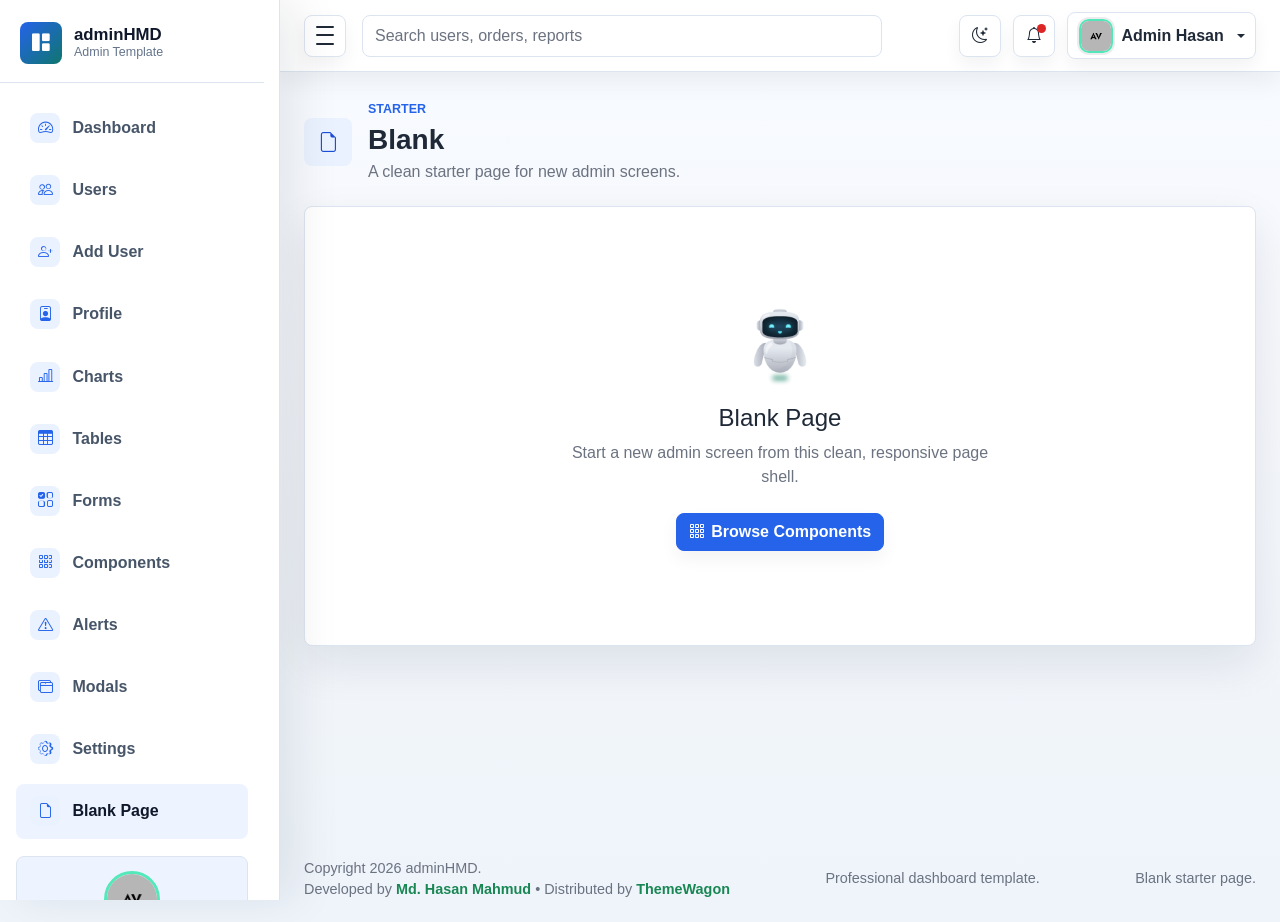
<file: adminhmd-1.0.0/html/blank.html>
<!DOCTYPE html>
<html lang="en">
<head>
  <meta charset="UTF-8">
  <meta name="viewport" content="width=device-width, initial-scale=1.0">
  <meta name="description" content="adminHMD professional admin dashboard template">
  <title>Blank | adminHMD</title>

  <link rel="stylesheet" href="../assets/css/bootstrap.min.css">
  <link rel="stylesheet" href="../assets/vendors/bootstrap-icons/bootstrap-icons.css">
  <link rel="stylesheet" href="../assets/css/style.css">
</head>

<body>
  <div class="admin-shell">
    <div class="sidebar-backdrop" data-sidebar-close></div>

    <aside class="admin-sidebar" id="adminSidebar" aria-label="Main navigation">
      <div class="sidebar-header">
        <a class="brand-mark" href="index.html" aria-label="adminHMD dashboard">
          <span class="brand-icon"><i class="bi bi-grid-1x2-fill" aria-hidden="true"></i></span>
          <span class="brand-copy">
            <span class="brand-title">adminHMD</span>
            <span class="brand-subtitle">Admin Template</span>
          </span>
        </a>
      </div>

      <nav class="sidebar-nav">
        <a class="nav-link" href="index.html">
          <span class="nav-icon"><i class="bi bi-speedometer2" aria-hidden="true"></i></span>
          <span class="nav-text">Dashboard</span>
        </a>
        <a class="nav-link" href="users.html">
          <span class="nav-icon"><i class="bi bi-people" aria-hidden="true"></i></span>
          <span class="nav-text">Users</span>
        </a>
        <a class="nav-link" href="add-user.html">
          <span class="nav-icon"><i class="bi bi-person-plus" aria-hidden="true"></i></span>
          <span class="nav-text">Add User</span>
        </a>
        <a class="nav-link" href="profile.html">
          <span class="nav-icon"><i class="bi bi-person-badge" aria-hidden="true"></i></span>
          <span class="nav-text">Profile</span>
        </a>
        <a class="nav-link" href="charts.html">
          <span class="nav-icon"><i class="bi bi-bar-chart-line" aria-hidden="true"></i></span>
          <span class="nav-text">Charts</span>
        </a>
        <a class="nav-link" href="tables.html">
          <span class="nav-icon"><i class="bi bi-table" aria-hidden="true"></i></span>
          <span class="nav-text">Tables</span>
        </a>
        <a class="nav-link" href="forms.html">
          <span class="nav-icon"><i class="bi bi-ui-checks-grid" aria-hidden="true"></i></span>
          <span class="nav-text">Forms</span>
        </a>
        <a class="nav-link" href="components.html">
          <span class="nav-icon"><i class="bi bi-grid-3x3-gap" aria-hidden="true"></i></span>
          <span class="nav-text">Components</span>
        </a>
        <a class="nav-link" href="alerts.html">
          <span class="nav-icon"><i class="bi bi-exclamation-triangle" aria-hidden="true"></i></span>
          <span class="nav-text">Alerts</span>
        </a>
        <a class="nav-link" href="modals.html">
          <span class="nav-icon"><i class="bi bi-window-stack" aria-hidden="true"></i></span>
          <span class="nav-text">Modals</span>
        </a>
        <a class="nav-link" href="settings.html">
          <span class="nav-icon"><i class="bi bi-gear" aria-hidden="true"></i></span>
          <span class="nav-text">Settings</span>
        </a>
        <a class="nav-link active" href="blank.html" aria-current="page">
          <span class="nav-icon"><i class="bi bi-file-earmark" aria-hidden="true"></i></span>
          <span class="nav-text">Blank Page</span>
        </a>
      </nav>

      <div class="sidebar-user">
        <img class="avatar-img avatar-md sidebar-user-avatar" src="../assets/images/avatar/avatar.jpg" alt="Admin Hasan">
        <strong>Admin Hasan</strong>
        <small>Active Workspace</small>
      </div>

      <div class="sidebar-footer">
        <span class="status-dot"></span>
        <span class="sidebar-footer-text">System running smoothly</span>
      </div>
    </aside>

    <div class="admin-main">
      <nav class="navbar admin-navbar navbar-expand bg-white">
        <div class="container-fluid px-3 px-lg-4">
          <button class="sidebar-toggle" type="button" data-sidebar-toggle aria-controls="adminSidebar" aria-expanded="true" aria-label="Toggle sidebar">
            <span></span>
            <span></span>
            <span></span>
          </button>

          <form class="d-none d-md-flex ms-3 flex-grow-1" role="search">
            <input class="form-control search-input" type="search" placeholder="Search users, orders, reports" aria-label="Search">
          </form>

          <div class="navbar-actions ms-auto">
            <button class="icon-button theme-toggle" type="button" data-theme-toggle aria-label="Switch color theme" title="Switch color theme">
              <i class="bi bi-moon-stars" data-theme-icon aria-hidden="true"></i>
            </button>
            <div class="dropdown">
              <button class="icon-button" type="button" data-bs-toggle="dropdown" aria-expanded="false" aria-label="Notifications">
                <span class="notification-dot"></span>
                <i class="bi bi-bell" aria-hidden="true"></i>
              </button>
              <div class="dropdown-menu dropdown-menu-end notification-menu">
                <div class="dropdown-header fw-bold text-body">Notifications</div>
                <a class="dropdown-item" href="users.html">
                  <span class="notification-title">New user registered</span>
                  <span class="notification-time">4 minutes ago</span>
                </a>
                <a class="dropdown-item" href="charts.html">
                  <span class="notification-title">Revenue target reached</span>
                  <span class="notification-time">32 minutes ago</span>
                </a>
                <a class="dropdown-item" href="settings.html">
                  <span class="notification-title">Security review completed</span>
                  <span class="notification-time">1 hour ago</span>
                </a>
              </div>
            </div>

            <div class="dropdown">
              <button class="profile-button dropdown-toggle" type="button" data-bs-toggle="dropdown" aria-expanded="false">
                <img class="avatar-img avatar-sm" src="../assets/images/avatar/avatar.jpg" alt="Admin Hasan">
                <span class="profile-name d-none d-sm-inline">Admin Hasan</span>
              </button>
              <ul class="dropdown-menu dropdown-menu-end">
                <li><a class="dropdown-item" href="profile.html">Profile</a></li>
                <li><a class="dropdown-item" href="settings.html">Account settings</a></li>
                <li><hr class="dropdown-divider"></li>
                <li><a class="dropdown-item" href="login.html">Sign out</a></li>
              </ul>
            </div>
          </div>
        </div>
      </nav>

      <main class="dashboard-content">
        <div class="container-fluid px-3 px-lg-4 py-4">
          <div class="page-heading">
            <div class="page-heading-copy">
              <span class="page-icon"><i class="bi bi-file-earmark" aria-hidden="true"></i></span>
              <div>
                <p class="eyebrow mb-1">Starter</p>
                <h1 class="h3 mb-1">Blank</h1>
                <p class="text-muted mb-0">A clean starter page for new admin screens.</p>
              </div>
            </div>
            
          </div>

          <section class="panel blank-panel">
            <div class="blank-state">
              <img class="blank-visual" src="../assets/images/png/dasher-ai.png" alt="adminHMD assistant visual">
              <h2 class="h4 mb-2">Blank Page</h2>
              <p class="text-muted mb-4">Start a new admin screen from this clean, responsive page shell.</p>
              <a class="btn btn-primary" href="components.html"><i class="bi bi-grid-3x3-gap" aria-hidden="true"></i> Browse Components</a>
            </div>
          </section>
        </div>
      </main>

      <footer class="admin-footer">
        <div class="container-fluid px-3 px-lg-4">
          <span>Copyright 2026 adminHMD. <br> Developed by <a target="_blank" class="fw-bold text-success" href="https://github.com/HasanMahmudDev">Md. Hasan Mahmud</a> • Distributed by <a target="_blank" class="fw-bold text-success" href="https://themewagon.com">ThemeWagon</a> </span>
          <span>Professional dashboard template.</span>
          <span>Blank starter page.</span>
        </div>
      </footer>
    </div>
  </div>

  <script src="../assets/js/bootstrap.bundle.min.js"></script>
  <script src="../assets/js/main.js"></script>
</body>
</html>
</file>
<file: adminhmd-1.0.0/assets/css/style.css>
:root {
  --sidebar-width: 280px;
  --sidebar-mini-width: 84px;
  --admin-bg: #f5f7fb;
  --admin-surface: #ffffff;
  --admin-surface-soft: #f8fafc;
  --admin-border: #dbe4ef;
  --admin-text: #1f2937;
  --admin-muted: #6b7280;
  --admin-primary: #2563eb;
  --admin-primary-dark: #1d4ed8;
  --admin-success: #0f766e;
  --admin-warning: #d97706;
  --admin-danger: #dc2626;
  --admin-sidebar: #111827;
  --admin-sidebar-soft: #1f2937;
  --admin-shadow-sm: 0 10px 24px rgba(15, 23, 42, 0.06);
  --admin-shadow: 0 18px 46px rgba(15, 23, 42, 0.09);
  --admin-shadow-lg: 0 26px 70px rgba(15, 23, 42, 0.12);
  --admin-ring: 0 0 0 4px rgba(37, 99, 235, 0.12);
}

* {
  box-sizing: border-box;
}

html {
  min-height: 100%;
}

body {
  min-height: 100vh;
  margin: 0;
  background: linear-gradient(180deg, #f8fbff 0%, var(--admin-bg) 42%, #eef4fa 100%);
  color: var(--admin-text);
  font-family: "Segoe UI", Arial, sans-serif;
}

a {
  text-decoration: none;
}

.admin-shell {
  min-height: 100vh;
}

.admin-sidebar {
  position: fixed;
  inset: 0 auto 0 0;
  z-index: 1040;
  width: var(--sidebar-width);
  display: flex;
  flex-direction: column;
  overflow-x: hidden;
  overflow-y: auto;
  /* Reserve scrollbar gutter to keep inner content width stable so header/footer dividers align with scrollbar */
  scrollbar-gutter: stable;
  background: var(--admin-sidebar);
  color: #ffffff;
  box-shadow: 18px 0 42px rgba(15, 23, 42, 0.18);
  transform: translateX(0);
  transition: width 0.2s ease, transform 0.2s ease;
}

.sidebar-header {
  padding: 1.35rem 1.25rem 1.15rem;
  margin-inline: 0;
  border-bottom: 1px solid rgba(255, 255, 255, 0.08);
}

.brand-mark {
  display: flex;
  align-items: center;
  gap: 0.75rem;
  min-width: 0;
  color: #ffffff;
}

.brand-mark:hover,
.brand-mark:focus {
  color: #ffffff;
}

.brand-icon,
.profile-avatar,
.metric-icon,
.nav-icon {
  display: inline-grid;
  place-items: center;
  flex: 0 0 auto;
  font-weight: 800;
}

.brand-icon {
  width: 42px;
  height: 42px;
  border-radius: 8px;
  background: linear-gradient(135deg, #2563eb, #0f766e);
  color: #ffffff;
}

.brand-copy,
.brand-title,
.brand-subtitle,
.nav-text,
.sidebar-footer-text {
  min-width: 0;
  transition: opacity 0.16s ease, width 0.16s ease;
}

.brand-title,
.brand-subtitle {
  display: block;
  line-height: 1.2;
  white-space: nowrap;
}

.brand-title {
  font-size: 1.05rem;
  font-weight: 800;
}

.brand-subtitle {
  color: #9ca3af;
  font-size: 0.78rem;
}

.sidebar-nav {
  display: grid;
  gap: 0.45rem;
  padding: 1.1rem 1rem;
}

.sidebar-nav .nav-link {
  display: flex;
  align-items: center;
  gap: 0.75rem;
  min-height: 48px;
  padding: 0.78rem 0.9rem;
  border-radius: 8px;
  color: #d1d5db;
  font-weight: 700;
  transition: background 0.16s ease, color 0.16s ease, transform 0.16s ease;
  white-space: nowrap;
}

.sidebar-nav .nav-link:hover,
.sidebar-nav .nav-link:focus,
.sidebar-nav .nav-link.active {
  background: var(--admin-sidebar-soft);
  color: #ffffff;
}

.sidebar-nav .nav-link:hover,
.sidebar-nav .nav-link:focus {
  transform: translateX(2px);
}

.nav-icon {
  width: 30px;
  height: 30px;
  border-radius: 8px;
  background: rgba(255, 255, 255, 0.08);
  color: #bfdbfe;
  font-size: 0.76rem;
}

.sidebar-footer {
  display: flex;
  align-items: center;
  gap: 0.65rem;
  margin-top: auto;
  margin-inline: 1.25rem;
  padding: 1rem 0;
  color: #d1d5db;
  border-top: 1px solid rgba(255, 255, 255, 0.08);
  font-size: 0.9rem;
  white-space: nowrap;
}

.sidebar-user {
  margin: auto 1rem 1rem;
  padding: 0.85rem;
  display: grid;
  justify-items: center;
  gap: 0.22rem;
  border: 1px solid var(--admin-sidebar-border);
  border-radius: 8px;
  background: var(--admin-sidebar-soft);
  text-align: center;
}

.sidebar-user-avatar {
  border: 3px solid #53e9b9;
}

.sidebar-user strong {
  color: var(--admin-sidebar-text-strong);
  font-size: 1rem;
  line-height: 1.1;
}

.sidebar-user small {
  color: var(--admin-sidebar-muted);
  font-size: 0.84rem;
}

.status-dot,
.notification-dot {
  width: 9px;
  height: 9px;
  border-radius: 50%;
}

.status-dot {
  flex: 0 0 auto;
  background: #22c55e;
}

.sidebar-backdrop {
  position: fixed;
  inset: 0;
  z-index: 1030;
  display: none;
  background: rgba(15, 23, 42, 0.5);
}

.admin-main {
  width: auto;
  min-width: 0;
  min-height: 100vh;
  margin-left: var(--sidebar-width);
  transition: margin-left 0.2s ease;
}

.admin-navbar {
  position: sticky;
  top: 0;
  z-index: 1020;
  min-height: 72px;
  border-bottom: 1px solid var(--admin-border);
  box-shadow: var(--admin-shadow-sm);
}

.admin-navbar.bg-white {
  background-color: rgba(255, 255, 255, 0.94) !important;
  backdrop-filter: blur(14px);
}

.sidebar-toggle {
  width: 42px;
  height: 42px;
  display: inline-grid;
  place-items: center;
  gap: 4px;
  padding: 9px;
  border: 1px solid var(--admin-border);
  border-radius: 8px;
  background: #ffffff;
  box-shadow: 0 8px 18px rgba(15, 23, 42, 0.05);
  transition: border-color 0.16s ease, background 0.16s ease, box-shadow 0.16s ease;
}

.sidebar-toggle:hover,
.sidebar-toggle:focus {
  border-color: #bfdbfe;
  background: #f8fbff;
  box-shadow: var(--admin-ring);
}

.sidebar-toggle span {
  width: 18px;
  height: 2px;
  display: block;
  background: var(--admin-text);
  border-radius: 999px;
}

.search-input {
  max-width: 520px;
  border-color: var(--admin-border);
  border-radius: 8px;
  background: var(--admin-surface-soft);
  min-height: 42px;
  box-shadow: none;
}

.search-input:focus {
  border-color: #93c5fd;
  box-shadow: var(--admin-ring);
}

.navbar-actions {
  display: flex;
  align-items: center;
  gap: 0.75rem;
}

.icon-button,
.profile-button {
  border: 1px solid var(--admin-border);
  background: #ffffff;
  color: var(--admin-text);
  box-shadow: 0 8px 18px rgba(15, 23, 42, 0.05);
  transition: border-color 0.16s ease, box-shadow 0.16s ease, transform 0.16s ease;
}

.icon-button:hover,
.icon-button:focus,
.profile-button:hover,
.profile-button:focus {
  border-color: #bfdbfe;
  box-shadow: var(--admin-ring);
}

.icon-button {
  position: relative;
  width: 42px;
  height: 42px;
  border-radius: 8px;
  font-weight: 800;
}

.notification-dot {
  position: absolute;
  top: 8px;
  right: 8px;
  background: var(--admin-danger);
}

.notification-menu {
  width: min(320px, calc(100vw - 2rem));
  border: 1px solid var(--admin-border);
  border-radius: 8px;
  box-shadow: var(--admin-shadow);
}

.notification-menu .dropdown-item {
  display: grid;
  gap: 0.2rem;
  padding-block: 0.7rem;
}

.notification-title {
  font-weight: 700;
}

.notification-time {
  color: var(--admin-muted);
  font-size: 0.82rem;
}

.profile-button {
  display: flex;
  align-items: center;
  gap: 0.55rem;
  min-height: 42px;
  padding: 0.35rem 0.65rem;
  border-radius: 8px;
  font-weight: 700;
}

.profile-avatar {
  width: 30px;
  height: 30px;
  border-radius: 8px;
  background: #e0ecff;
  color: var(--admin-primary-dark);
  font-size: 0.76rem;
}

.avatar-img {
  display: block;
  flex: 0 0 auto;
  object-fit: cover;
  object-position: center;
}

.avatar-sm {
  width: 34px;
  height: 34px;
  border-radius: 10px;
}

.avatar-md {
  width: 56px;
  height: 56px;
  border-radius: 50%;
}

.avatar-xl {
  width: 78px;
  height: 78px;
  border-radius: 50%;
}

.profile-button .avatar-sm {
  border: 2px solid #52e7b8;
  box-shadow: 0 0 0 2px rgba(15, 23, 42, 0.08);
}

html[data-theme="dark"] .profile-button .avatar-sm {
  border-color: #54f0be;
  box-shadow: 0 0 0 2px rgba(255, 255, 255, 0.08);
}

.dashboard-content {
  min-height: calc(100vh - 132px);
}

.dashboard-content > .container-fluid {
  padding-top: 1.75rem !important;
  padding-bottom: 1.75rem !important;
}

.page-heading,
.panel-header,
.metric-top {
  display: flex;
  align-items: center;
  justify-content: space-between;
  gap: 1rem;
}

.page-heading {
  margin-bottom: 1.35rem;
}

.page-heading h1 {
  font-weight: 800;
  letter-spacing: 0;
}

.eyebrow {
  color: var(--admin-primary);
  font-size: 0.78rem;
  font-weight: 800;
  text-transform: uppercase;
}

.heading-actions {
  display: flex;
  flex-wrap: wrap;
  justify-content: flex-end;
  gap: 0.65rem;
}

.btn {
  border-radius: 8px;
  font-weight: 700;
  box-shadow: 0 8px 18px rgba(15, 23, 42, 0.05);
  transition: border-color 0.16s ease, background 0.16s ease, box-shadow 0.16s ease, transform 0.16s ease;
}

.btn:hover,
.btn:focus {
  transform: translateY(-1px);
}

.btn-primary {
  border-color: var(--admin-primary);
  background: var(--admin-primary);
}

.btn-primary:hover,
.btn-primary:focus {
  border-color: var(--admin-primary-dark);
  background: var(--admin-primary-dark);
}

.metric-card,
.panel {
  border: 1px solid var(--admin-border);
  border-radius: 8px;
  background: var(--admin-surface);
  box-shadow: var(--admin-shadow);
}

.metric-card {
  position: relative;
  min-height: 164px;
  padding: 1.35rem;
  overflow: hidden;
  transition: border-color 0.18s ease, box-shadow 0.18s ease, transform 0.18s ease;
}

.metric-card::before {
  content: "";
  position: absolute;
  inset: 0 auto 0 0;
  width: 4px;
  background: var(--metric-color, var(--admin-primary));
}

.metric-card:hover {
  border-color: #c6d5e8;
  box-shadow: var(--admin-shadow-lg);
  transform: translateY(-3px);
}

.metric-primary {
  --metric-color: var(--admin-primary);
}

.metric-success {
  --metric-color: var(--admin-success);
}

.metric-warning {
  --metric-color: var(--admin-warning);
}

.metric-danger {
  --metric-color: var(--admin-danger);
}

.metric-label {
  color: var(--admin-muted);
  font-size: 0.78rem;
  font-weight: 800;
  text-transform: uppercase;
}

.metric-icon {
  width: 42px;
  height: 42px;
  border-radius: 8px;
  background: #eaf2ff;
  color: var(--metric-color, var(--admin-primary));
  box-shadow: inset 0 0 0 1px rgba(255, 255, 255, 0.7);
}

.metric-success .metric-icon {
  background: #e7f6f3;
}

.metric-warning .metric-icon {
  background: #fff4df;
}

.metric-danger .metric-icon {
  background: #ffecec;
}

.metric-value {
  margin-top: 1rem;
  color: var(--admin-text);
  font-size: 2.18rem;
  font-weight: 800;
  line-height: 1;
}

.metric-meta {
  display: flex;
  flex-wrap: wrap;
  gap: 0.35rem;
  margin-top: 0.9rem;
  color: var(--admin-muted);
  font-size: 0.9rem;
  font-weight: 700;
}

.panel {
  padding: 1.35rem;
  transition: border-color 0.18s ease, box-shadow 0.18s ease;
}

.panel:hover {
  border-color: #c6d5e8;
  box-shadow: var(--admin-shadow-lg);
}

.panel-header {
  margin-bottom: 1.25rem;
}

.panel-header p {
  font-size: 0.92rem;
}

.chart-bars {
  height: 292px;
  display: grid;
  grid-template-columns: repeat(6, minmax(38px, 1fr));
  align-items: end;
  gap: 1rem;
  padding: 1.2rem 0.4rem 0;
  border-radius: 8px;
  background: linear-gradient(180deg, #f8fafc 0%, #ffffff 100%);
}

.chart-column {
  height: 100%;
  display: grid;
  grid-template-rows: 1fr auto;
  align-items: end;
  gap: 0.6rem;
  color: var(--admin-muted);
  font-size: 0.84rem;
  font-weight: 700;
  text-align: center;
}

.chart-column span {
  width: 100%;
  height: var(--bar-size);
  min-height: 28px;
  display: block;
  border-radius: 8px 8px 3px 3px;
  background: linear-gradient(180deg, var(--admin-primary), var(--admin-success));
  box-shadow: 0 10px 20px rgba(37, 99, 235, 0.18);
}

.bar-42 {
  --bar-size: 42%;
}

.bar-58 {
  --bar-size: 58%;
}

.bar-51 {
  --bar-size: 51%;
}

.bar-72 {
  --bar-size: 72%;
}

.bar-66 {
  --bar-size: 66%;
}

.bar-83 {
  --bar-size: 83%;
}

.activity-list {
  display: grid;
  gap: 1.1rem;
}

.activity-item {
  display: grid;
  grid-template-columns: auto 1fr;
  gap: 0.85rem;
  padding-bottom: 1.1rem;
  border-bottom: 1px solid var(--admin-border);
}

.activity-item:last-child {
  padding-bottom: 0;
  border-bottom: 0;
}

.activity-dot {
  width: 12px;
  height: 12px;
  margin-top: 0.45rem;
  border-radius: 50%;
  box-shadow: 0 0 0 5px rgba(37, 99, 235, 0.08);
}

.table {
  --bs-table-bg: transparent;
}

.table thead th {
  color: var(--admin-muted);
  font-size: 0.78rem;
  text-transform: uppercase;
  white-space: nowrap;
}

.table tbody td {
  min-width: 120px;
  padding-top: 1rem;
  padding-bottom: 1rem;
}

.table tbody tr {
  transition: background 0.16s ease;
}

.table tbody tr:hover {
  background: #f8fbff;
}

.badge {
  border-radius: 8px;
  padding: 0.45rem 0.65rem;
}

.table-search {
  width: min(260px, 100%);
  border-color: var(--admin-border);
  border-radius: 8px;
}

.table-media {
  display: flex;
  align-items: center;
  gap: 0.7rem;
}

.product-thumb {
  width: 42px;
  height: 42px;
  border-radius: 8px;
  object-fit: cover;
  flex: 0 0 auto;
  border: 1px solid var(--admin-border);
}

.profile-avatar-lg {
  width: 92px;
  height: 92px;
  border-radius: 8px;
  font-size: 1.5rem;
}

.profile-hero {
  display: grid;
  justify-items: center;
}

.profile-card {
  overflow: hidden;
}

.profile-cover {
  margin: -1.35rem -1.35rem 0.9rem;
  height: 96px;
  border-bottom: 1px solid var(--admin-border);
}

.profile-cover img {
  width: 100%;
  height: 100%;
  display: block;
  object-fit: cover;
  object-position: center;
}

.profile-photo {
  margin-top: -44px;
  border: 4px solid var(--admin-surface);
  box-shadow: var(--admin-shadow-sm);
}

.info-list,
.settings-list,
.legend-list {
  display: grid;
  gap: 0.85rem;
}

.info-list div,
.mini-card,
.settings-row,
.legend-list div {
  border: 1px solid var(--admin-border);
  border-radius: 8px;
  background: var(--admin-surface-soft);
}

.info-list div,
.legend-list div {
  display: flex;
  align-items: center;
  justify-content: space-between;
  gap: 1rem;
  padding: 0.85rem;
}

.info-list span,
.mini-card span,
.settings-row small {
  color: var(--admin-muted);
  font-size: 0.84rem;
}

.info-list strong,
.mini-card strong {
  text-align: right;
}

.mini-card {
  display: grid;
  gap: 0.35rem;
  min-height: 104px;
  align-content: center;
  padding: 1rem;
}

.mini-card strong {
  color: var(--admin-text);
  font-size: 1.05rem;
}

.settings-row {
  display: flex;
  align-items: center;
  justify-content: space-between;
  gap: 1rem;
  padding: 1rem;
  cursor: pointer;
}

.settings-row span {
  display: grid;
  gap: 0.2rem;
}

.donut-chart {
  width: 190px;
  height: 190px;
  display: grid;
  place-items: center;
  border-radius: 50%;
  background: conic-gradient(var(--admin-primary) 0 42%, var(--admin-success) 42% 68%, var(--admin-warning) 68% 86%, var(--admin-danger) 86% 100%);
  box-shadow: var(--admin-shadow-sm);
}

.donut-chart span {
  width: 112px;
  height: 112px;
  display: grid;
  place-items: center;
  border-radius: 50%;
  background: #ffffff;
  color: var(--admin-text);
  font-size: 1.65rem;
  font-weight: 800;
}

.legend-list div {
  padding: 0.75rem 0.85rem;
}

.legend-dot {
  width: 10px;
  height: 10px;
  flex: 0 0 auto;
  border-radius: 50%;
}

.legend-list strong {
  margin-left: auto;
}

.progress {
  height: 1.15rem;
  border-radius: 8px;
  background: #e8eef6;
}

.progress-bar {
  border-radius: 8px;
  font-size: 0.75rem;
  font-weight: 800;
}

.progress-42 {
  width: 42%;
}

.progress-58 {
  width: 58%;
}

.progress-72 {
  width: 72%;
}

.blank-panel {
  min-height: 440px;
  display: grid;
  place-items: center;
  text-align: center;
}

.blank-state {
  max-width: 440px;
  display: grid;
  justify-items: center;
}

.blank-visual {
  width: 88px;
  height: 88px;
  object-fit: contain;
  margin-bottom: 0.9rem;
}

.auth-body {
  min-height: 100vh;
  background: linear-gradient(135deg, #f8fbff 0%, #eaf2ff 44%, #eef8f6 100%);
}

.auth-page,
.error-page {
  min-height: 100vh;
  display: grid;
  place-items: center;
  padding: 1.5rem;
}

.auth-card,
.error-card {
  width: min(100%, 460px);
  border: 1px solid var(--admin-border);
  border-radius: 8px;
  background: rgba(255, 255, 255, 0.96);
  box-shadow: var(--admin-shadow-lg);
}

.auth-card {
  padding: 1.5rem;
}

.auth-visual {
  margin-bottom: 1rem;
  height: 96px;
  border: 1px solid var(--admin-border);
  border-radius: 8px;
  overflow: hidden;
}

.auth-visual img {
  width: 100%;
  height: 100%;
  display: block;
  object-fit: cover;
  object-position: center;
}

.error-card {
  padding: 2rem;
  text-align: center;
}

.error-illustration {
  width: min(260px, 100%);
  max-height: 132px;
  object-fit: contain;
  margin: 0 auto 0.55rem;
}

.auth-brand {
  display: flex;
  align-items: center;
  gap: 0.75rem;
  margin-bottom: 1.5rem;
  color: var(--admin-text);
}

.auth-brand:hover,
.auth-brand:focus {
  color: var(--admin-text);
}

.auth-brand span:last-child {
  display: grid;
  line-height: 1.2;
}

.auth-brand small,
.auth-footer {
  color: var(--admin-muted);
}

.auth-footer {
  margin-top: 1.2rem;
  text-align: center;
  font-size: 0.92rem;
}

.error-code {
  color: var(--admin-primary);
  font-size: clamp(5rem, 18vw, 8rem);
  font-weight: 800;
  line-height: 1;
}

.admin-footer {
  padding: 1.1rem 0 1.35rem;
  color: var(--admin-muted);
  font-size: 0.9rem;
}

.admin-footer .container-fluid {
  display: flex;
  align-items: center;
  justify-content: space-between;
  gap: 1rem;
}

@media (min-width: 992px) {
  body.sidebar-mini .admin-sidebar {
    width: var(--sidebar-mini-width);
  }

  body.sidebar-mini .admin-main {
    margin-left: var(--sidebar-mini-width);
  }

  body.sidebar-mini .brand-copy,
  body.sidebar-mini .nav-text,
  body.sidebar-mini .sidebar-footer-text {
    width: 0;
    opacity: 0;
    overflow: hidden;
  }

  body.sidebar-mini .sidebar-header,
  body.sidebar-mini .sidebar-footer {
    margin-inline: 1rem;
    padding-inline: 0;
  }

  body.sidebar-mini .sidebar-nav .nav-link {
    justify-content: center;
    padding-inline: 0.65rem;
  }

  body.sidebar-mini .sidebar-nav .nav-link:hover,
  body.sidebar-mini .sidebar-nav .nav-link:focus {
    transform: none;
  }
}

@media (max-width: 991.98px) {
  .admin-sidebar {
    width: min(var(--sidebar-width), calc(100vw - 48px));
    transform: translateX(-100%);
  }

  .admin-main {
    margin-left: 0;
  }

  body.sidebar-open {
    overflow: hidden;
  }

  body.sidebar-open .admin-sidebar {
    transform: translateX(0);
  }

  body.sidebar-open .sidebar-backdrop {
    display: block;
  }
}

@media (max-width: 575.98px) {
  .page-heading,
  .panel-header {
    align-items: flex-start;
    flex-direction: column;
  }

  .heading-actions {
    width: 100%;
    justify-content: stretch;
  }

  .heading-actions .btn {
    flex: 1 1 0;
  }

  .chart-bars {
    height: 220px;
    gap: 0.6rem;
    padding-inline: 0.25rem;
  }

  .metric-value {
    font-size: 1.85rem;
  }

  .metric-card,
  .panel {
    padding: 1.1rem;
  }

  .admin-footer .container-fluid {
    align-items: flex-start;
    flex-direction: column;
  }
}

@media (prefers-reduced-motion: reduce) {
  .sidebar-nav .nav-link,
  .sidebar-toggle,
  .icon-button,
  .profile-button,
  .btn,
  .metric-card,
  .panel,
  .table tbody tr {
    transition: none;
  }

  .sidebar-nav .nav-link:hover,
  .sidebar-nav .nav-link:focus,
  .btn:hover,
  .btn:focus,
  .metric-card:hover {
    transform: none;
  }
}

html[data-theme="dark"] {
  --admin-bg: #0f172a;
  --admin-surface: #182235;
  --admin-surface-soft: #111827;
  --admin-border: #2f3b52;
  --admin-text: #e5edf7;
  --admin-muted: #9aa8bd;
  --admin-primary: #60a5fa;
  --admin-primary-dark: #3b82f6;
  --admin-success: #2dd4bf;
  --admin-warning: #fbbf24;
  --admin-danger: #f87171;
  --admin-sidebar: #090f1d;
  --admin-sidebar-soft: #172033;
  --admin-shadow-sm: 0 10px 24px rgba(0, 0, 0, 0.24);
  --admin-shadow: 0 18px 46px rgba(0, 0, 0, 0.32);
  --admin-shadow-lg: 0 26px 70px rgba(0, 0, 0, 0.42);
  --admin-ring: 0 0 0 4px rgba(96, 165, 250, 0.18);
}

html[data-theme="dark"] body {
  background: linear-gradient(180deg, #111827 0%, var(--admin-bg) 48%, #0b1120 100%);
}

.brand-icon {
  font-size: 1.1rem;
}

.nav-icon {
  font-size: 0.95rem;
}

.theme-toggle i {
  font-size: 1rem;
}

.admin-navbar.bg-white,
.sidebar-toggle,
.icon-button,
.profile-button {
  background-color: var(--admin-surface) !important;
  color: var(--admin-text);
}

html[data-theme="dark"] .admin-navbar.bg-white {
  background-color: rgba(24, 34, 53, 0.92) !important;
}

html[data-theme="dark"] .profile-avatar {
  background: #1e3a5f;
  color: #bfdbfe;
}

.page-heading-copy {
  display: flex;
  align-items: center;
  justify-content: flex-start;
  gap: 1rem;
  min-width: 0;
}

.page-icon,
.section-title i {
  display: inline-grid;
  place-items: center;
  flex: 0 0 auto;
  border-radius: 8px;
  background: #eaf2ff;
  color: var(--admin-primary-dark);
}

.page-icon {
  width: 48px;
  height: 48px;
  font-size: 1.25rem;
}

.section-title {
  display: inline-flex;
  align-items: center;
  gap: 0.55rem;
}

.section-title i {
  width: 34px;
  height: 34px;
  font-size: 0.95rem;
}

html[data-theme="dark"] .page-icon,
html[data-theme="dark"] .section-title i {
  background: #1e3a5f;
  color: #bfdbfe;
}

.btn {
  display: inline-flex;
  align-items: center;
  justify-content: center;
  gap: 0.4rem;
}

.btn-light {
  border-color: var(--admin-border);
  background: var(--admin-surface-soft);
  color: var(--admin-text);
}

.btn-outline-secondary {
  border-color: var(--admin-border);
  color: var(--admin-text);
}

.btn-outline-secondary:hover,
.btn-outline-secondary:focus {
  border-color: var(--admin-primary);
  background: #eaf2ff;
  color: var(--admin-primary-dark);
}

html[data-theme="dark"] .btn-outline-secondary:hover,
html[data-theme="dark"] .btn-outline-secondary:focus {
  background: #1e3a5f;
  color: #bfdbfe;
}

html[data-theme="dark"] .chart-bars {
  background: linear-gradient(180deg, #111827 0%, #182235 100%);
}

html[data-theme="dark"] .table tbody tr:hover {
  background: #111827;
}

html[data-theme="dark"] .progress {
  background: #243149;
}

html[data-theme="dark"] .auth-body {
  background: linear-gradient(135deg, #0b1120 0%, #111827 48%, #10201f 100%);
}

.auth-card,
.error-card {
  background: var(--admin-surface);
}

.auth-theme-toggle {
  position: fixed;
  top: 1rem;
  right: 1rem;
  z-index: 10;
}

.dropdown-menu,
.modal-content,
.accordion-item,
.accordion-button {
  border-color: var(--admin-border);
  background-color: var(--admin-surface);
  color: var(--admin-text);
}

.dropdown-item,
.accordion-body {
  color: var(--admin-text);
}

.dropdown-item:hover,
.dropdown-item:focus,
.accordion-button:not(.collapsed) {
  background-color: var(--admin-surface-soft);
  color: var(--admin-text);
}

.form-control,
.form-select {
  border-color: var(--admin-border);
  background-color: var(--admin-surface);
  color: var(--admin-text);
}

.form-control:focus,
.form-select:focus {
  border-color: #93c5fd;
  background-color: var(--admin-surface);
  color: var(--admin-text);
  box-shadow: var(--admin-ring);
}

.form-control::placeholder {
  color: var(--admin-muted);
}

.text-muted {
  color: var(--admin-muted) !important;
}

html[data-theme="dark"] .text-body {
  color: var(--admin-text) !important;
}

html[data-theme="dark"] .text-bg-secondary {
  background-color: #334155 !important;
  color: #e5edf7 !important;
}

@media (max-width: 767.98px) {
  .navbar-actions {
    gap: 0.5rem;
  }

  .icon-button,
  .profile-button,
  .sidebar-toggle {
    width: 40px;
    height: 40px;
  }

  .profile-button {
    padding: 0.3rem;
  }

  .page-heading-copy {
    align-items: flex-start;
  }
}

@media (max-width: 575.98px) {
  .page-heading-copy {
    width: 100%;
  }

  .page-icon {
    width: 44px;
    height: 44px;
  }

  .panel-header .d-flex,
  .panel-header .form-control,
  .panel-header .form-select {
    width: 100%;
  }
}

html[data-theme="light"] {
  color-scheme: light;
}

html[data-theme="dark"] {
  color-scheme: dark;
}

body,
.admin-navbar,
.admin-sidebar,
.admin-main,
.metric-card,
.panel,
.auth-card,
.error-card,
.dropdown-menu,
.modal-content,
.form-control,
.form-select {
  transition: background-color 0.18s ease, border-color 0.18s ease, color 0.18s ease, box-shadow 0.18s ease;
}

.table {
  --bs-table-color: var(--admin-text);
  --bs-table-border-color: var(--admin-border);
  color: var(--admin-text);
}

.page-link {
  border-color: var(--admin-border);
  background: var(--admin-surface);
  color: var(--admin-text);
}

.page-link:hover,
.page-link:focus {
  border-color: var(--admin-primary);
  background: var(--admin-surface-soft);
  color: var(--admin-primary);
}

.page-item.active .page-link {
  border-color: var(--admin-primary);
  background: var(--admin-primary);
  color: #ffffff;
}

.page-item.disabled .page-link {
  border-color: var(--admin-border);
  background: var(--admin-surface-soft);
  color: var(--admin-muted);
}

.alert {
  border-radius: 8px;
}

html[data-theme="dark"] .alert-primary {
  border-color: #1d4ed8;
  background: rgba(37, 99, 235, 0.16);
  color: #bfdbfe;
}

html[data-theme="dark"] .alert-success {
  border-color: #0f766e;
  background: rgba(15, 118, 110, 0.18);
  color: #99f6e4;
}

html[data-theme="dark"] .alert-warning {
  border-color: #d97706;
  background: rgba(217, 119, 6, 0.18);
  color: #fde68a;
}

html[data-theme="dark"] .alert-danger {
  border-color: #dc2626;
  background: rgba(220, 38, 38, 0.16);
  color: #fecaca;
}

html[data-theme="dark"] .modal-header,
html[data-theme="dark"] .modal-footer,
html[data-theme="dark"] .accordion-item {
  border-color: var(--admin-border);
}

html[data-theme="dark"] .btn-close {
  filter: invert(1) grayscale(100%) brightness(180%);
}

html[data-theme="dark"] .text-bg-info {
  background-color: #0e7490 !important;
  color: #ecfeff !important;
}

html[data-theme="dark"] .text-bg-warning {
  background-color: #b45309 !important;
  color: #fff7ed !important;
}

html[data-theme="dark"] .text-bg-success {
  background-color: #0f766e !important;
  color: #ecfdf5 !important;
}

html[data-theme="dark"] .text-bg-danger {
  background-color: #b91c1c !important;
  color: #fef2f2 !important;
}

@media (max-width: 991.98px) {
  .dashboard-content > .container-fluid {
    padding-top: 1.25rem !important;
    padding-bottom: 1.25rem !important;
  }

  .admin-sidebar {
    box-shadow: 18px 0 48px rgba(0, 0, 0, 0.28);
  }
}

@media (max-width: 767.98px) {
  .panel-header {
    align-items: flex-start;
  }

  .panel-header > .d-flex {
    width: 100%;
  }

  .table-search {
    width: 100%;
  }

  .auth-page,
  .error-page {
    padding: 1rem;
  }

  .auth-card,
  .error-card {
    padding: 1.15rem;
  }
}

@media (max-width: 420px) {
  .heading-actions {
    width: 100%;
  }

  .heading-actions .btn {
    width: 100%;
  }

  .metric-card {
    min-height: 146px;
  }

  .profile-avatar-lg {
    width: 76px;
    height: 76px;
  }
}

@media (max-width: 575.98px) {
  .avatar-sm {
    width: 32px;
    height: 32px;
    border-radius: 8px;
  }

  .avatar-xl {
    width: 70px;
    height: 70px;
  }

  .profile-cover {
    height: 82px;
    margin-bottom: 0.75rem;
  }

  .profile-photo {
    margin-top: -38px;
  }

  .auth-visual {
    height: 82px;
  }

  .product-thumb {
    width: 36px;
    height: 36px;
  }
}

html:not([data-theme="dark"]) {
  --admin-sidebar: #ffffff;
  --admin-sidebar-soft: #eef4ff;
  --admin-sidebar-border: #dbe4ef;
  --admin-sidebar-text: #475569;
  --admin-sidebar-text-strong: #0f172a;
  --admin-sidebar-muted: #64748b;
  --admin-sidebar-icon-bg: #eaf2ff;
  --admin-sidebar-icon: #2563eb;
  --admin-sidebar-shadow: 18px 0 42px rgba(15, 23, 42, 0.08);
}

html[data-theme="dark"] {
  --admin-sidebar-border: rgba(255, 255, 255, 0.08);
  --admin-sidebar-text: #d1d5db;
  --admin-sidebar-text-strong: #ffffff;
  --admin-sidebar-muted: #9ca3af;
  --admin-sidebar-icon-bg: rgba(255, 255, 255, 0.08);
  --admin-sidebar-icon: #bfdbfe;
  --admin-sidebar-shadow: 18px 0 42px rgba(0, 0, 0, 0.34);
}

.admin-sidebar {
  border-right: 1px solid var(--admin-sidebar-border);
  background: var(--admin-sidebar);
  color: var(--admin-sidebar-text-strong);
  box-shadow: var(--admin-sidebar-shadow);
}

.sidebar-header {
  border-bottom-color: var(--admin-sidebar-border);
}

.brand-mark,
.brand-mark:hover,
.brand-mark:focus {
  color: var(--admin-sidebar-text-strong);
}

.brand-subtitle {
  color: var(--admin-sidebar-muted);
}

.sidebar-nav .nav-link {
  color: var(--admin-sidebar-text);
}

.sidebar-nav .nav-link:hover,
.sidebar-nav .nav-link:focus,
.sidebar-nav .nav-link.active {
  background: var(--admin-sidebar-soft);
  color: var(--admin-sidebar-text-strong);
}

.nav-icon {
  background: var(--admin-sidebar-icon-bg);
  color: var(--admin-sidebar-icon);
}

.sidebar-footer {
  border-top-color: var(--admin-sidebar-border);
  color: var(--admin-sidebar-text);
}
</file>
